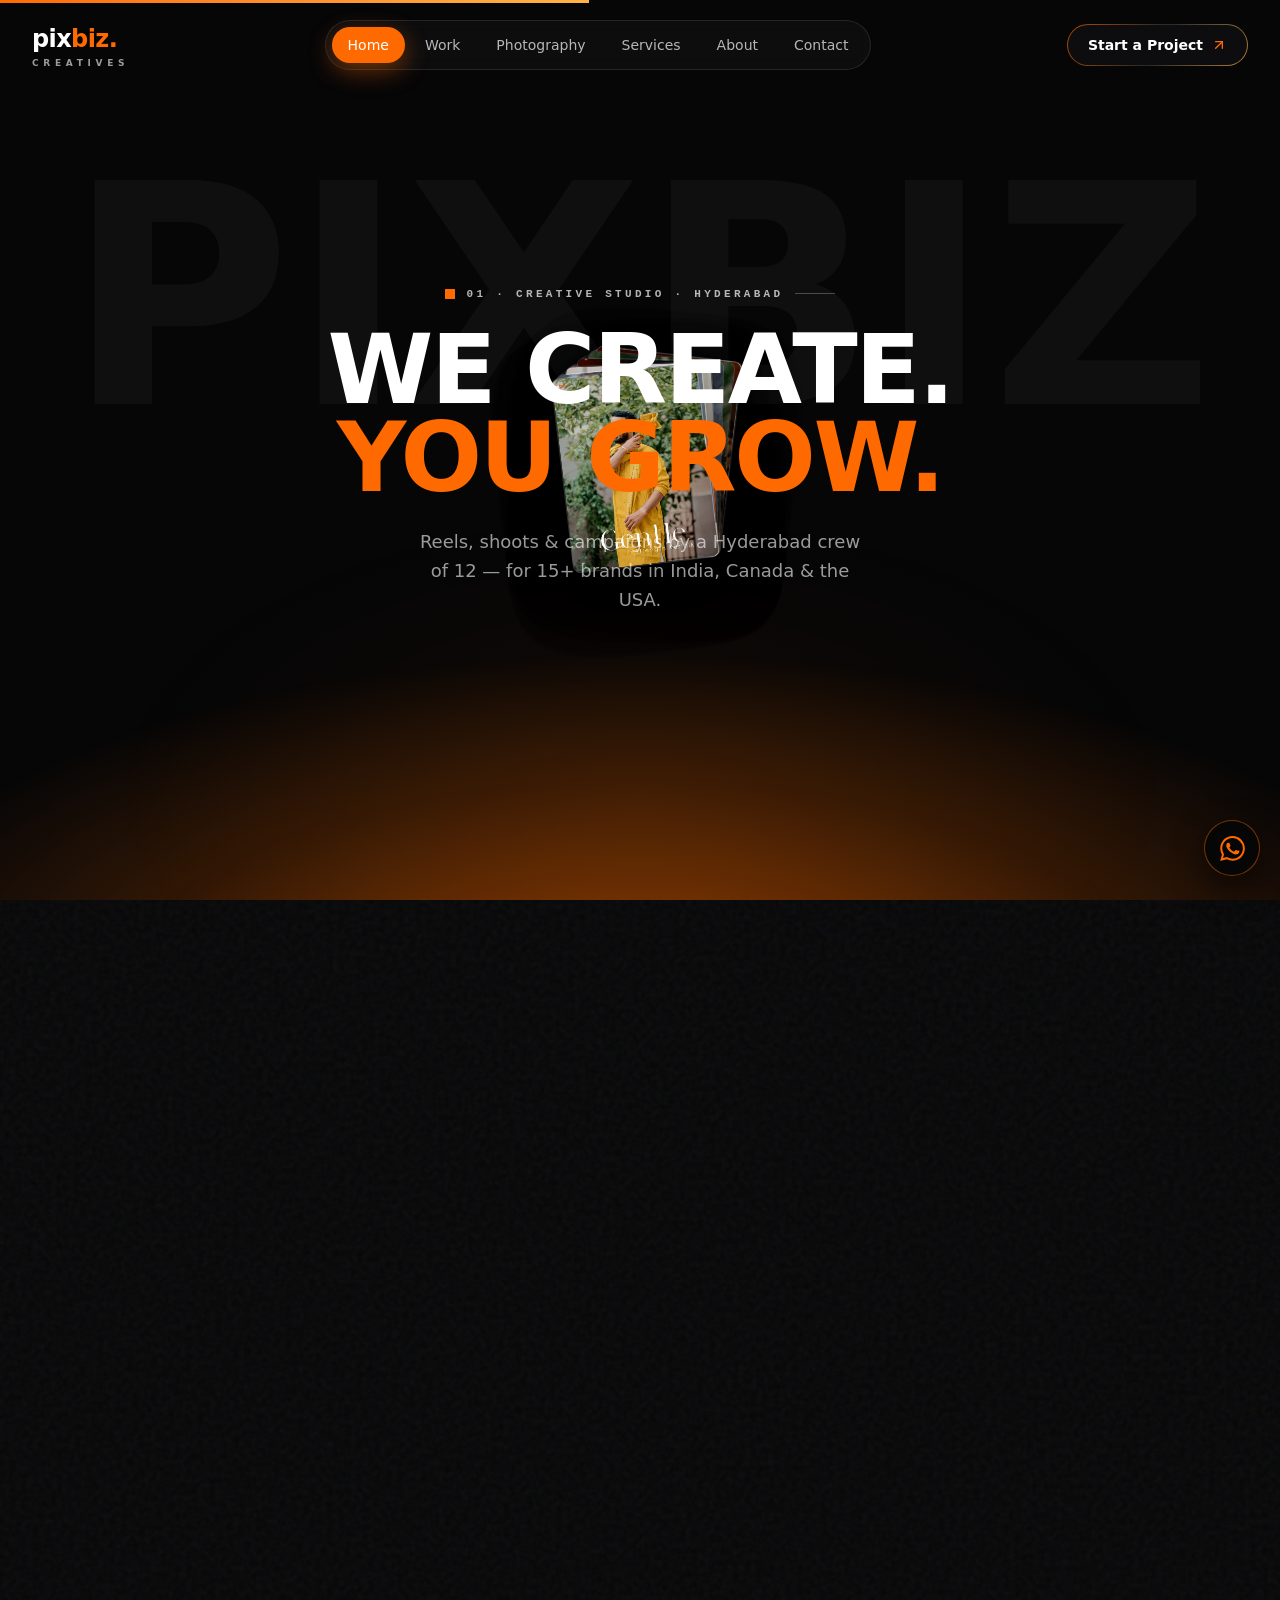
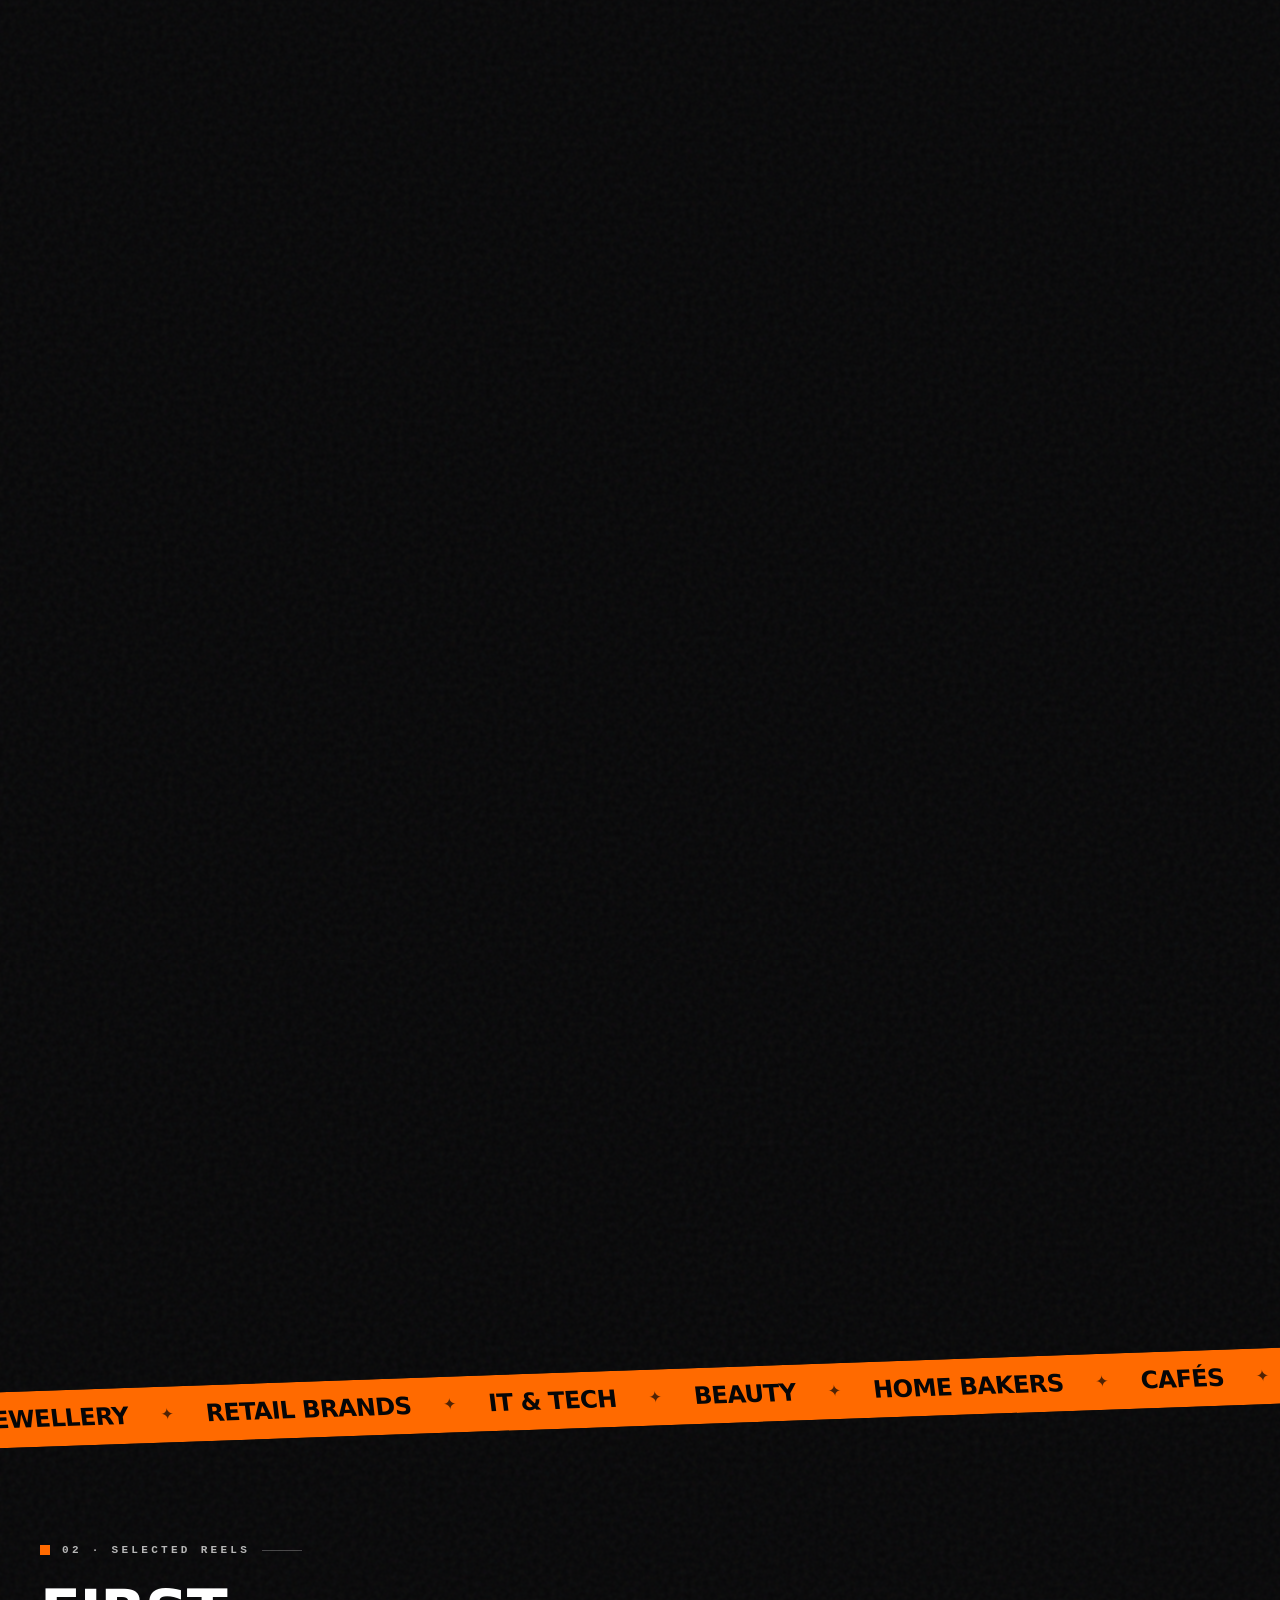
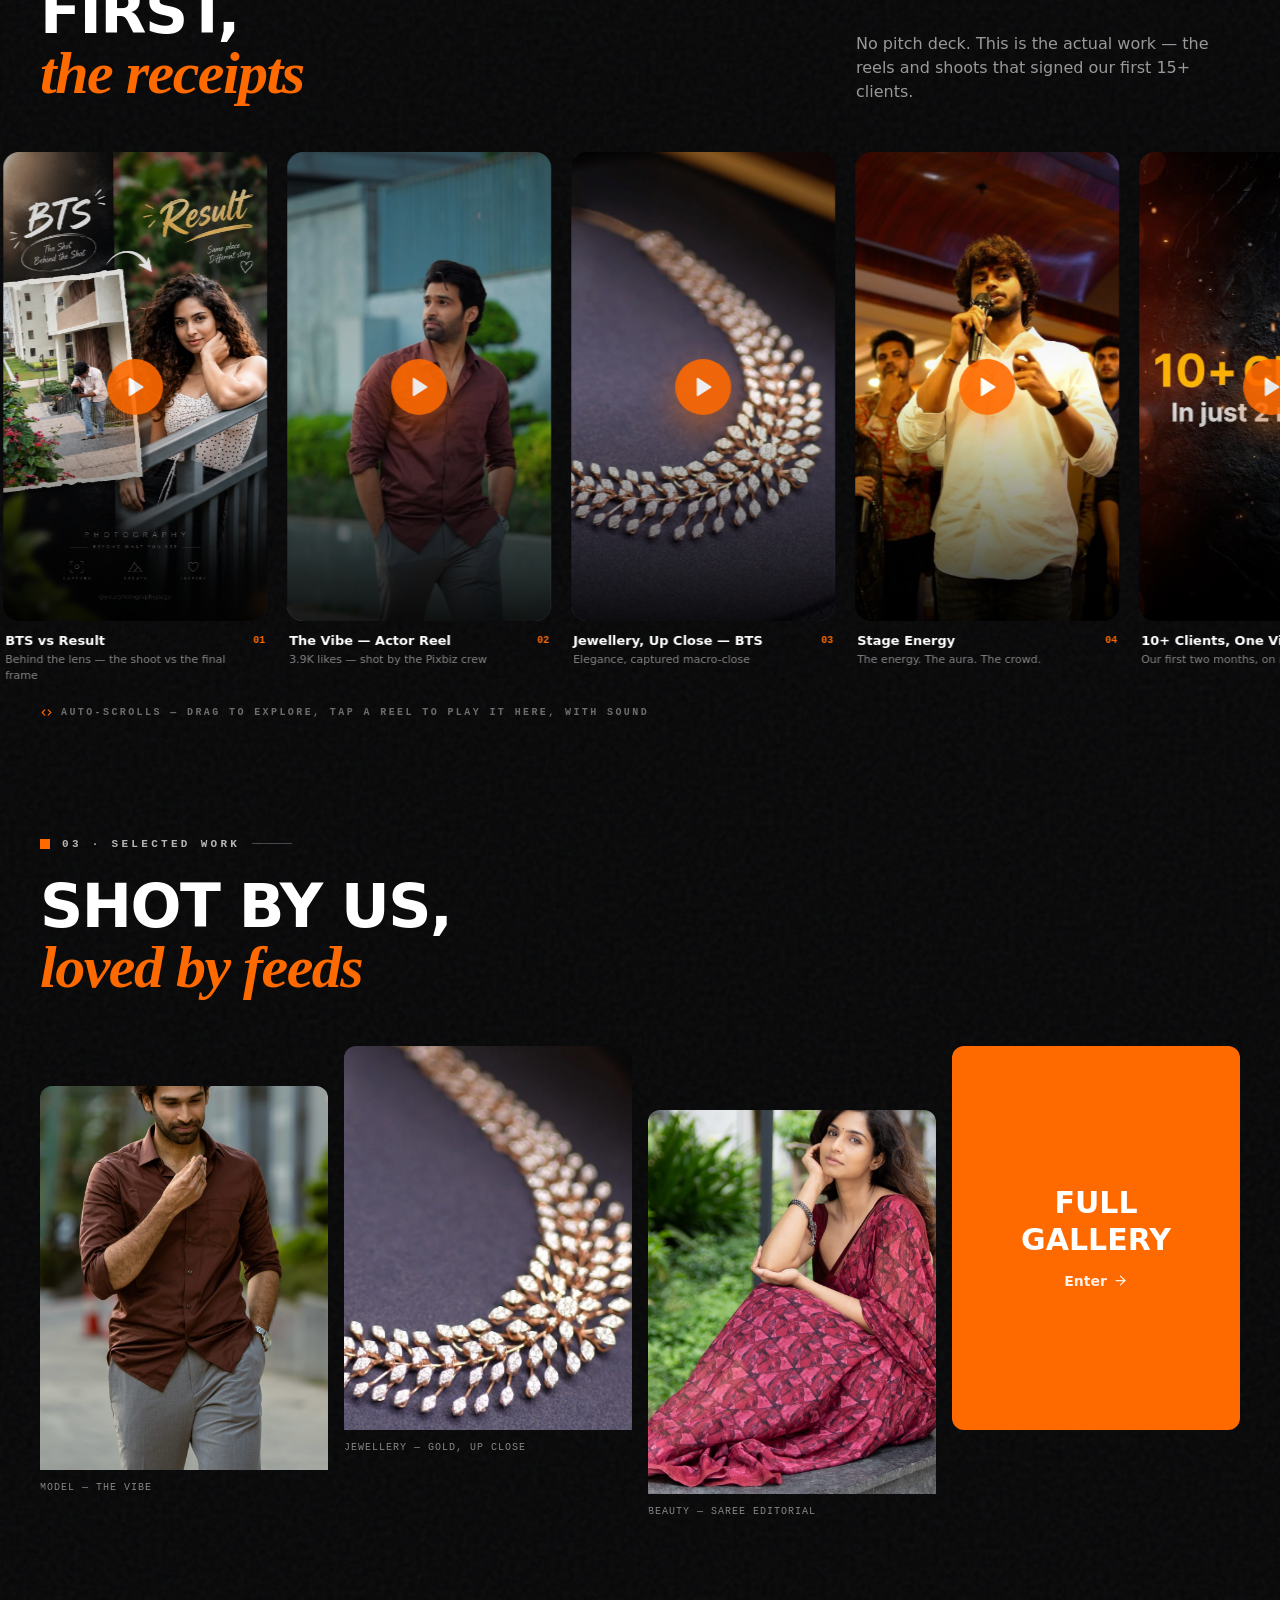
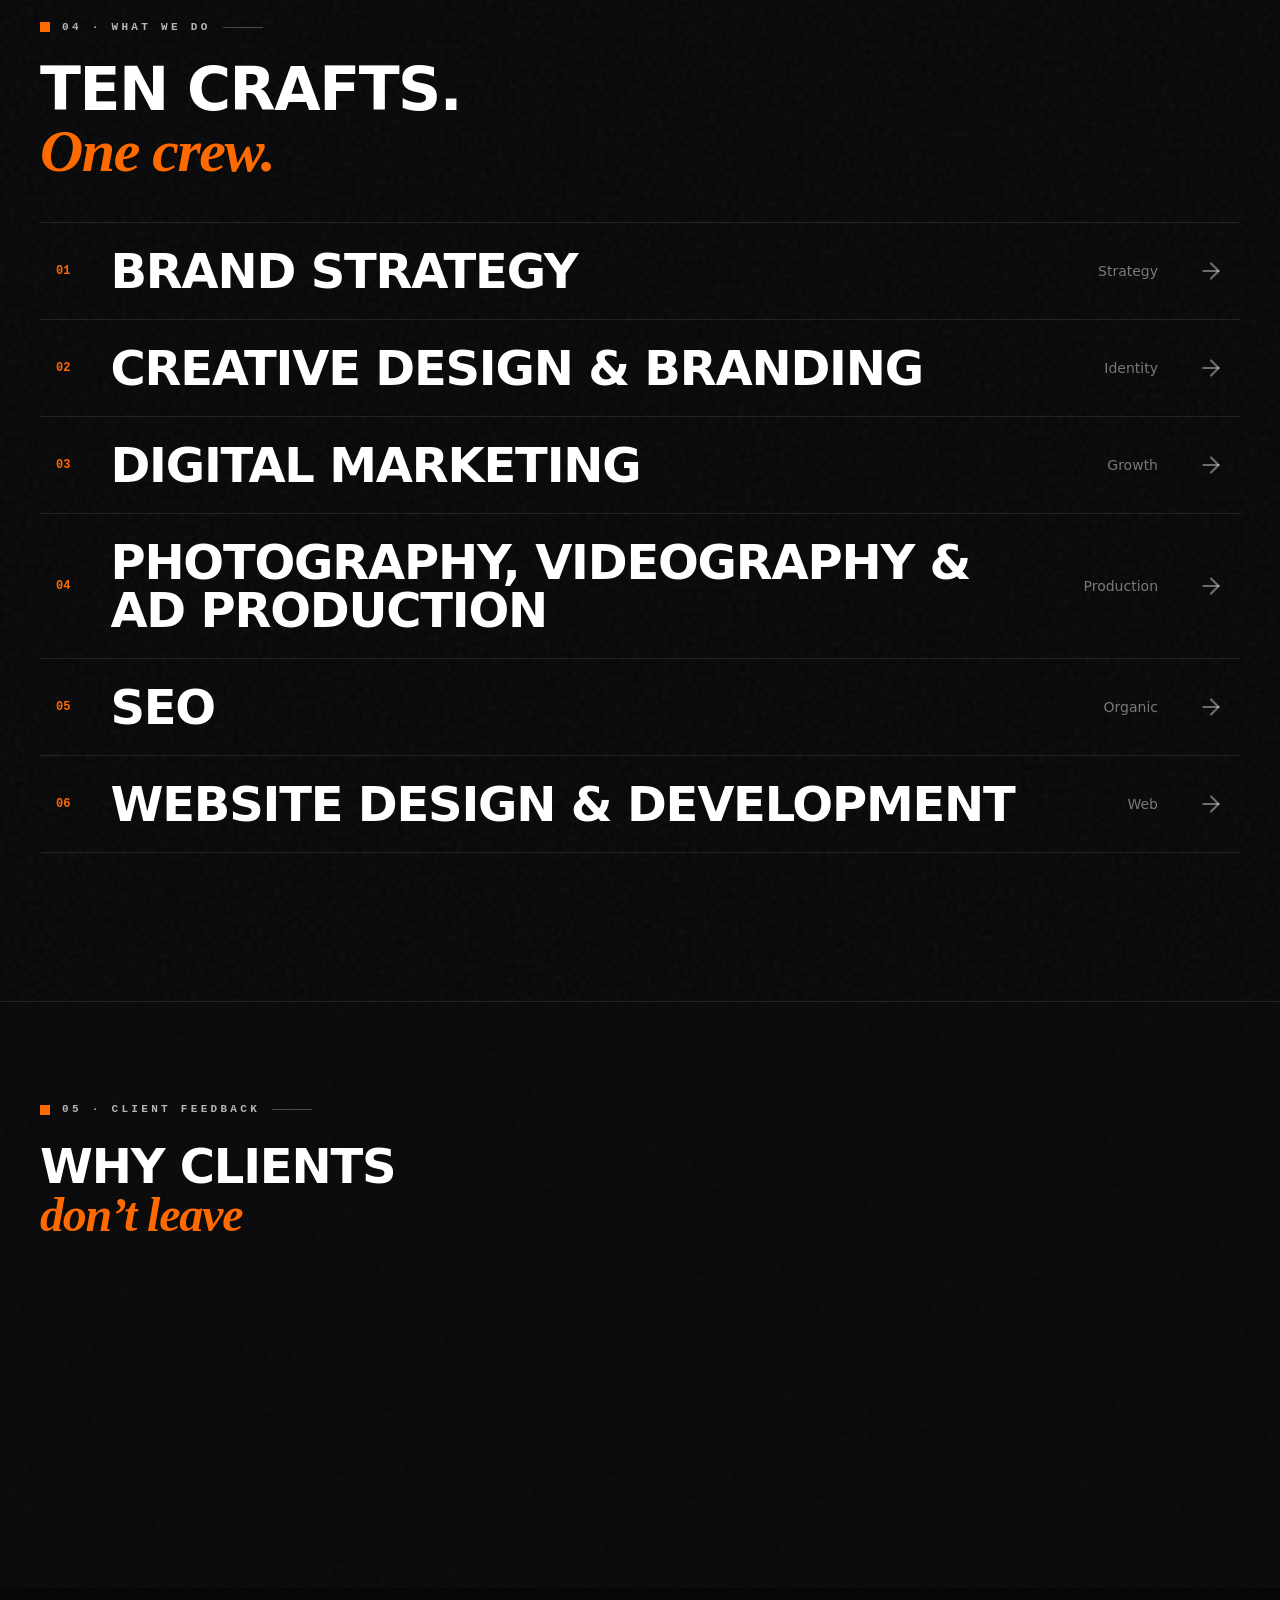
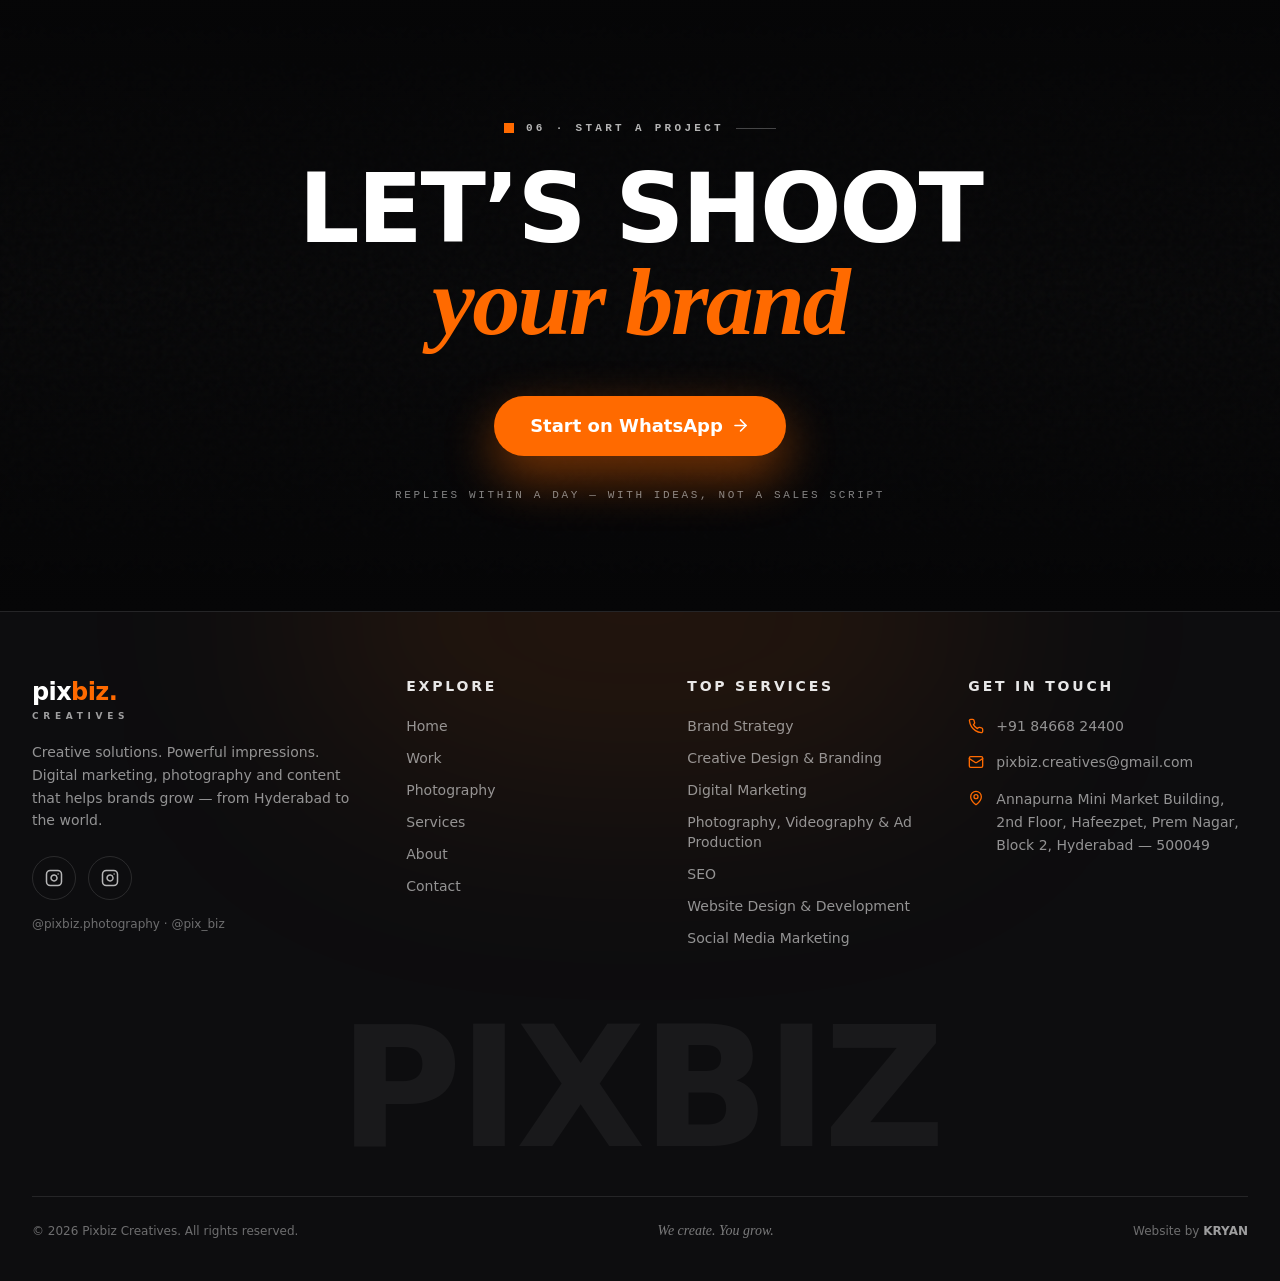
<file: index.html>
<!doctype html>
<html lang="en">
  <head>
    <!-- PIXBIZ-V5.20-ORBIT-PROCESS -->
    <meta charset="UTF-8" />
    <meta name="viewport" content="width=device-width, initial-scale=1.0" />
    <title>Pixbiz Creatives — Digital Marketing, Photography & Content Agency, Hyderabad</title>
    <meta name="description" content="Reels, shoots and campaigns for 15+ brands across India, Canada & the USA. SEO, Meta Ads, Google Ads, photography, model shoots, branding — one in-house team of 12." />
    <link rel="icon" type="image/svg+xml" href="./favicon.svg" />
    <meta property="og:type" content="website" />
    <meta property="og:site_name" content="Pixbiz Creatives" />
    <meta property="og:title" content="Pixbiz Creatives — Digital Marketing, Photography & Content Agency, Hyderabad" />
    <meta property="og:description" content="Reels, shoots and campaigns for 15+ brands across India, Canada & the USA. SEO, Meta Ads, Google Ads, photography, model shoots, branding — one in-house team of 12." />
    <meta property="og:image" content="./assets/img/shoot-model.jpg" />
    <meta name="twitter:card" content="summary_large_image" />
    <meta name="twitter:title" content="Pixbiz Creatives — Digital Marketing, Photography & Content Agency, Hyderabad" />
    <meta name="twitter:description" content="Reels, shoots and campaigns for 15+ brands across India, Canada & the USA. SEO, Meta Ads, Google Ads, photography, model shoots, branding — one in-house team of 12." />
    <meta name="twitter:image" content="./assets/img/shoot-model.jpg" />
    <meta name="theme-color" content="#060607" />
    <script type="application/ld+json">{"@context":"https://schema.org","@type":"LocalBusiness","name":"Pixbiz Creatives","description":"Digital marketing, photography and content agency in Hyderabad — SEO, Meta Ads, Google Ads, model shoots, reels, branding and campaigns.","email":"pixbiz.creatives@gmail.com","telephone":"+91-8466824400","address":{"@type":"PostalAddress","streetAddress":"Annapurna Mini Market Building, 2nd Floor, Hafeezpet, Prem Nagar, Block 2","addressLocality":"Hyderabad","postalCode":"500049","addressCountry":"IN"},"url":"https://pixbizcreatives.com/","sameAs":["https://www.instagram.com/pixbiz.photography","https://www.instagram.com/pix_biz"],"employee":{"@type":"QuantitativeValue","value":12},"areaServed":["IN","CA","US"]}</script>
    <script type="module" crossorigin src="./assets/main-DYqUD7DA.js"></script>
    <link rel="modulepreload" crossorigin href="./assets/Shell-CFTPEB36.js">
    <link rel="modulepreload" crossorigin href="./assets/ReelRail-CrvJnk3e.js">
    <link rel="modulepreload" crossorigin href="./assets/use-animation-frame-vl5VVCCL.js">
    <link rel="modulepreload" crossorigin href="./assets/arrow-right-D3F_ANvx.js">
    <link rel="stylesheet" crossorigin href="./assets/Shell-z09XB1RK.css">
  </head>
  <body>
    <div id="root"></div>
  </body>
</html>
</file>
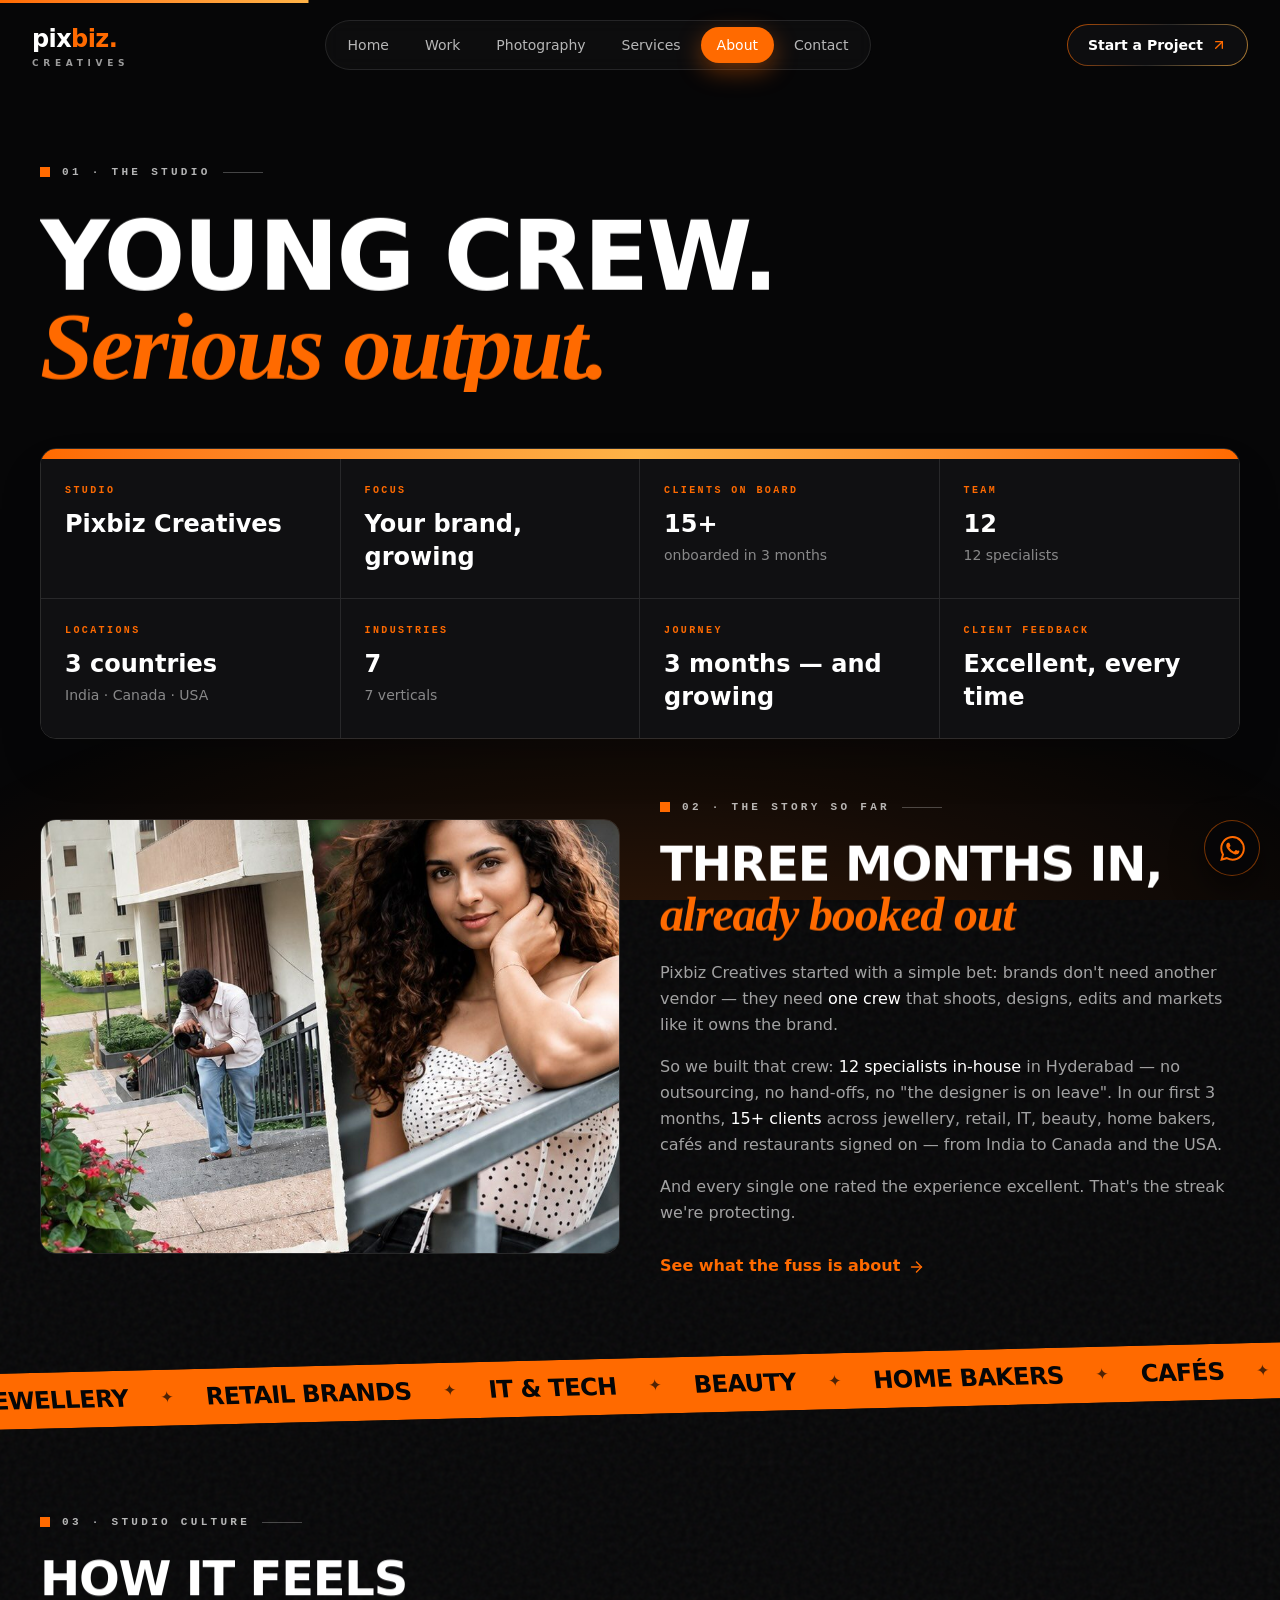
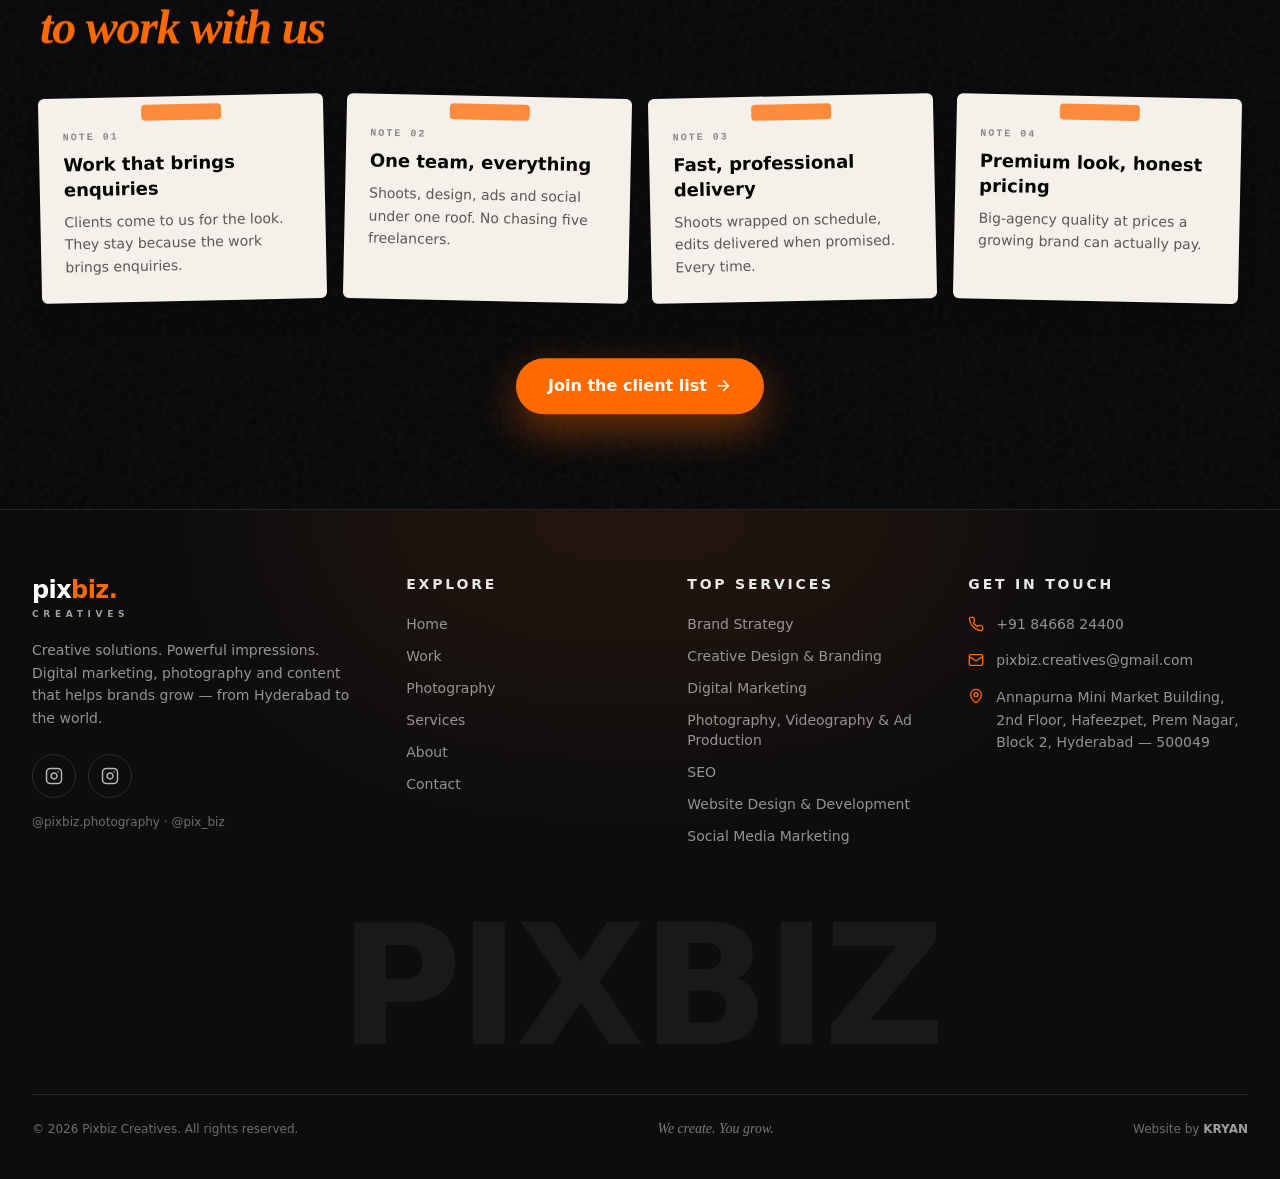
<file: about.html>
<!doctype html>
<html lang="en">
  <head>
    <!-- PIXBIZ-V5.20-ORBIT-PROCESS -->
    <meta charset="UTF-8" />
    <meta name="viewport" content="width=device-width, initial-scale=1.0" />
    <title>About Pixbiz Creatives — 15+ Clients, Team of 12, India · Canada · USA</title>
    <meta name="description" content="A young Hyderabad agency with 15+ clients across India, Canada and the USA, a 12-member in-house team, and excellent client feedback." />
    <link rel="icon" type="image/svg+xml" href="./favicon.svg" />
    <meta property="og:type" content="website" />
    <meta property="og:site_name" content="Pixbiz Creatives" />
    <meta property="og:title" content="About Pixbiz Creatives — 15+ Clients, Team of 12, India · Canada · USA" />
    <meta property="og:description" content="A young Hyderabad agency with 15+ clients across India, Canada and the USA, a 12-member in-house team, and excellent client feedback." />
    <meta property="og:image" content="./assets/img/shoot-model.jpg" />
    <meta name="twitter:card" content="summary_large_image" />
    <meta name="twitter:title" content="About Pixbiz Creatives — 15+ Clients, Team of 12, India · Canada · USA" />
    <meta name="twitter:description" content="A young Hyderabad agency with 15+ clients across India, Canada and the USA, a 12-member in-house team, and excellent client feedback." />
    <meta name="twitter:image" content="./assets/img/shoot-model.jpg" />
    <meta name="theme-color" content="#060607" />
    <script type="application/ld+json">{"@context":"https://schema.org","@type":"LocalBusiness","name":"Pixbiz Creatives","description":"Digital marketing, photography and content agency in Hyderabad — SEO, Meta Ads, Google Ads, model shoots, reels, branding and campaigns.","email":"pixbiz.creatives@gmail.com","telephone":"+91-8466824400","address":{"@type":"PostalAddress","streetAddress":"Annapurna Mini Market Building, 2nd Floor, Hafeezpet, Prem Nagar, Block 2","addressLocality":"Hyderabad","postalCode":"500049","addressCountry":"IN"},"url":"https://pixbizcreatives.com/","sameAs":["https://www.instagram.com/pixbiz.photography","https://www.instagram.com/pix_biz"],"employee":{"@type":"QuantitativeValue","value":12},"areaServed":["IN","CA","US"]}</script>
    <script type="module" crossorigin src="./assets/about-QQo371r-.js"></script>
    <link rel="modulepreload" crossorigin href="./assets/Shell-CFTPEB36.js">
    <link rel="modulepreload" crossorigin href="./assets/arrow-right-D3F_ANvx.js">
    <link rel="stylesheet" crossorigin href="./assets/Shell-z09XB1RK.css">
  </head>
  <body>
    <div id="root"></div>
  </body>
</html>
</file>
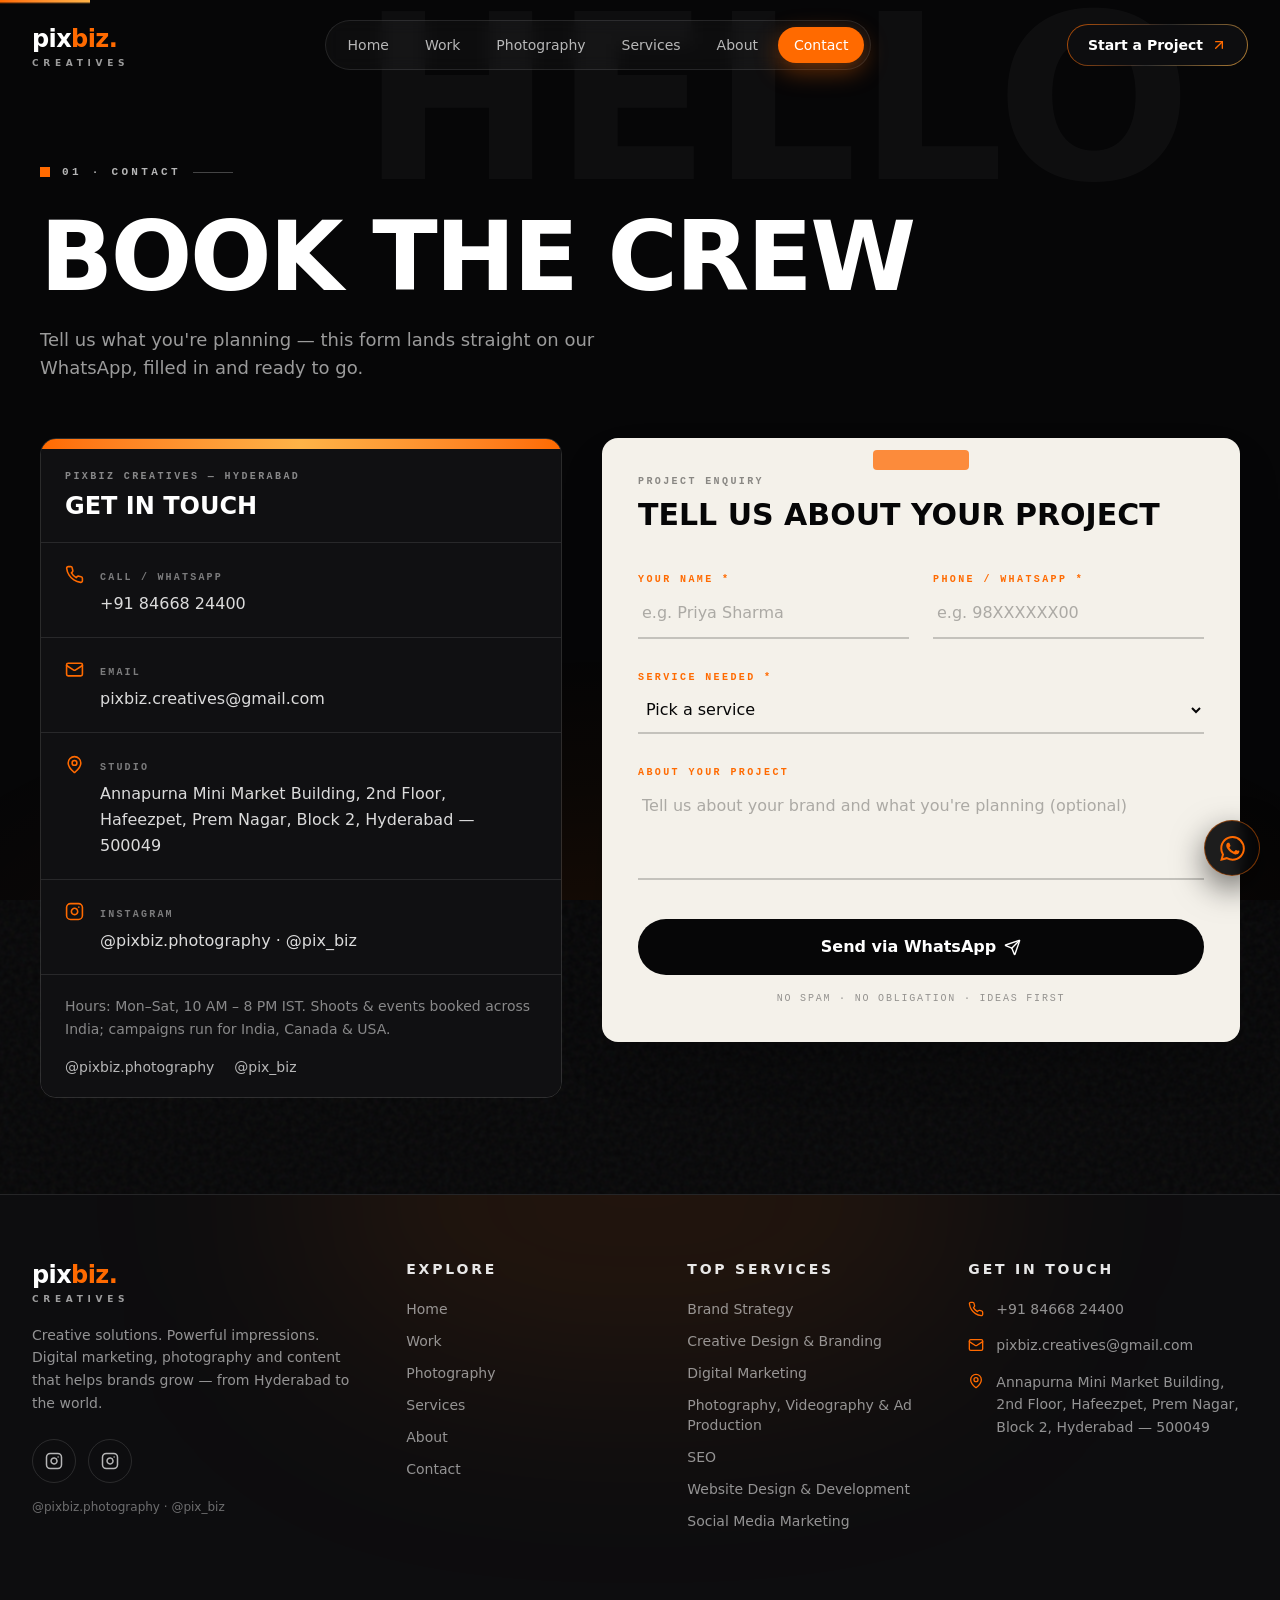
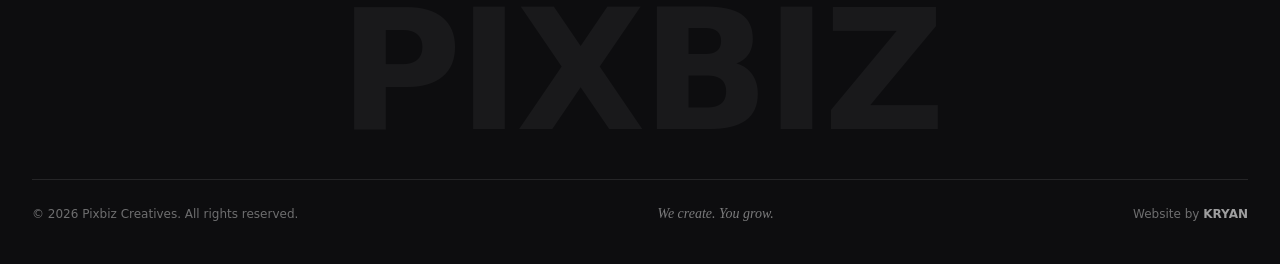
<file: contact.html>
<!doctype html>
<html lang="en">
  <head>
    <!-- PIXBIZ-V5.20-ORBIT-PROCESS -->
    <meta charset="UTF-8" />
    <meta name="viewport" content="width=device-width, initial-scale=1.0" />
    <title>Contact Pixbiz Creatives — Start a Project | Hyderabad</title>
    <meta name="description" content="Start a project with Pixbiz Creatives: call +91 84668 24400, email pixbiz.creatives@gmail.com, or send a WhatsApp enquiry. Studio in Hafeezpet, Hyderabad." />
    <link rel="icon" type="image/svg+xml" href="./favicon.svg" />
    <meta property="og:type" content="website" />
    <meta property="og:site_name" content="Pixbiz Creatives" />
    <meta property="og:title" content="Contact Pixbiz Creatives — Start a Project | Hyderabad" />
    <meta property="og:description" content="Start a project with Pixbiz Creatives: call +91 84668 24400, email pixbiz.creatives@gmail.com, or send a WhatsApp enquiry. Studio in Hafeezpet, Hyderabad." />
    <meta property="og:image" content="./assets/img/shoot-model.jpg" />
    <meta name="twitter:card" content="summary_large_image" />
    <meta name="twitter:title" content="Contact Pixbiz Creatives — Start a Project | Hyderabad" />
    <meta name="twitter:description" content="Start a project with Pixbiz Creatives: call +91 84668 24400, email pixbiz.creatives@gmail.com, or send a WhatsApp enquiry. Studio in Hafeezpet, Hyderabad." />
    <meta name="twitter:image" content="./assets/img/shoot-model.jpg" />
    <meta name="theme-color" content="#060607" />
    
    <script type="module" crossorigin src="./assets/contact-BoVThlMI.js"></script>
    <link rel="modulepreload" crossorigin href="./assets/Shell-CFTPEB36.js">
    <link rel="stylesheet" crossorigin href="./assets/Shell-z09XB1RK.css">
  </head>
  <body>
    <div id="root"></div>
  </body>
</html>
</file>
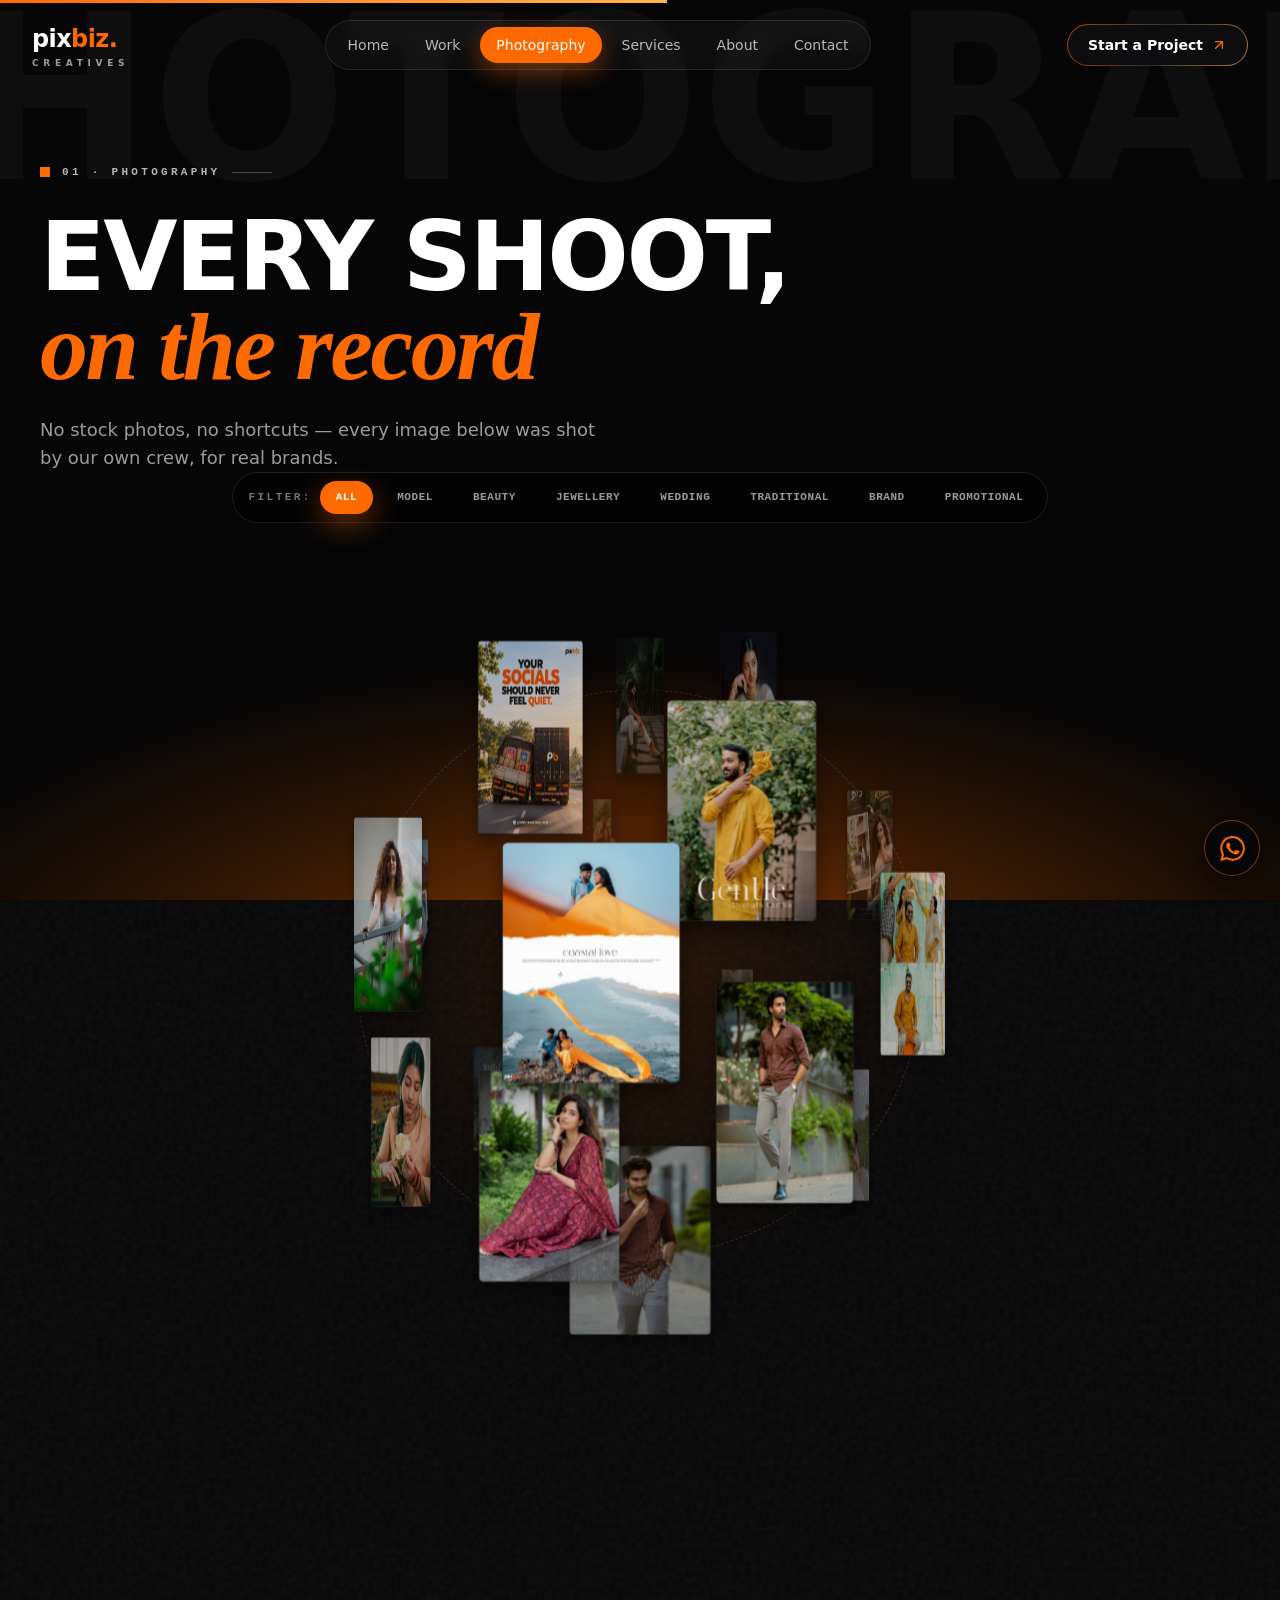
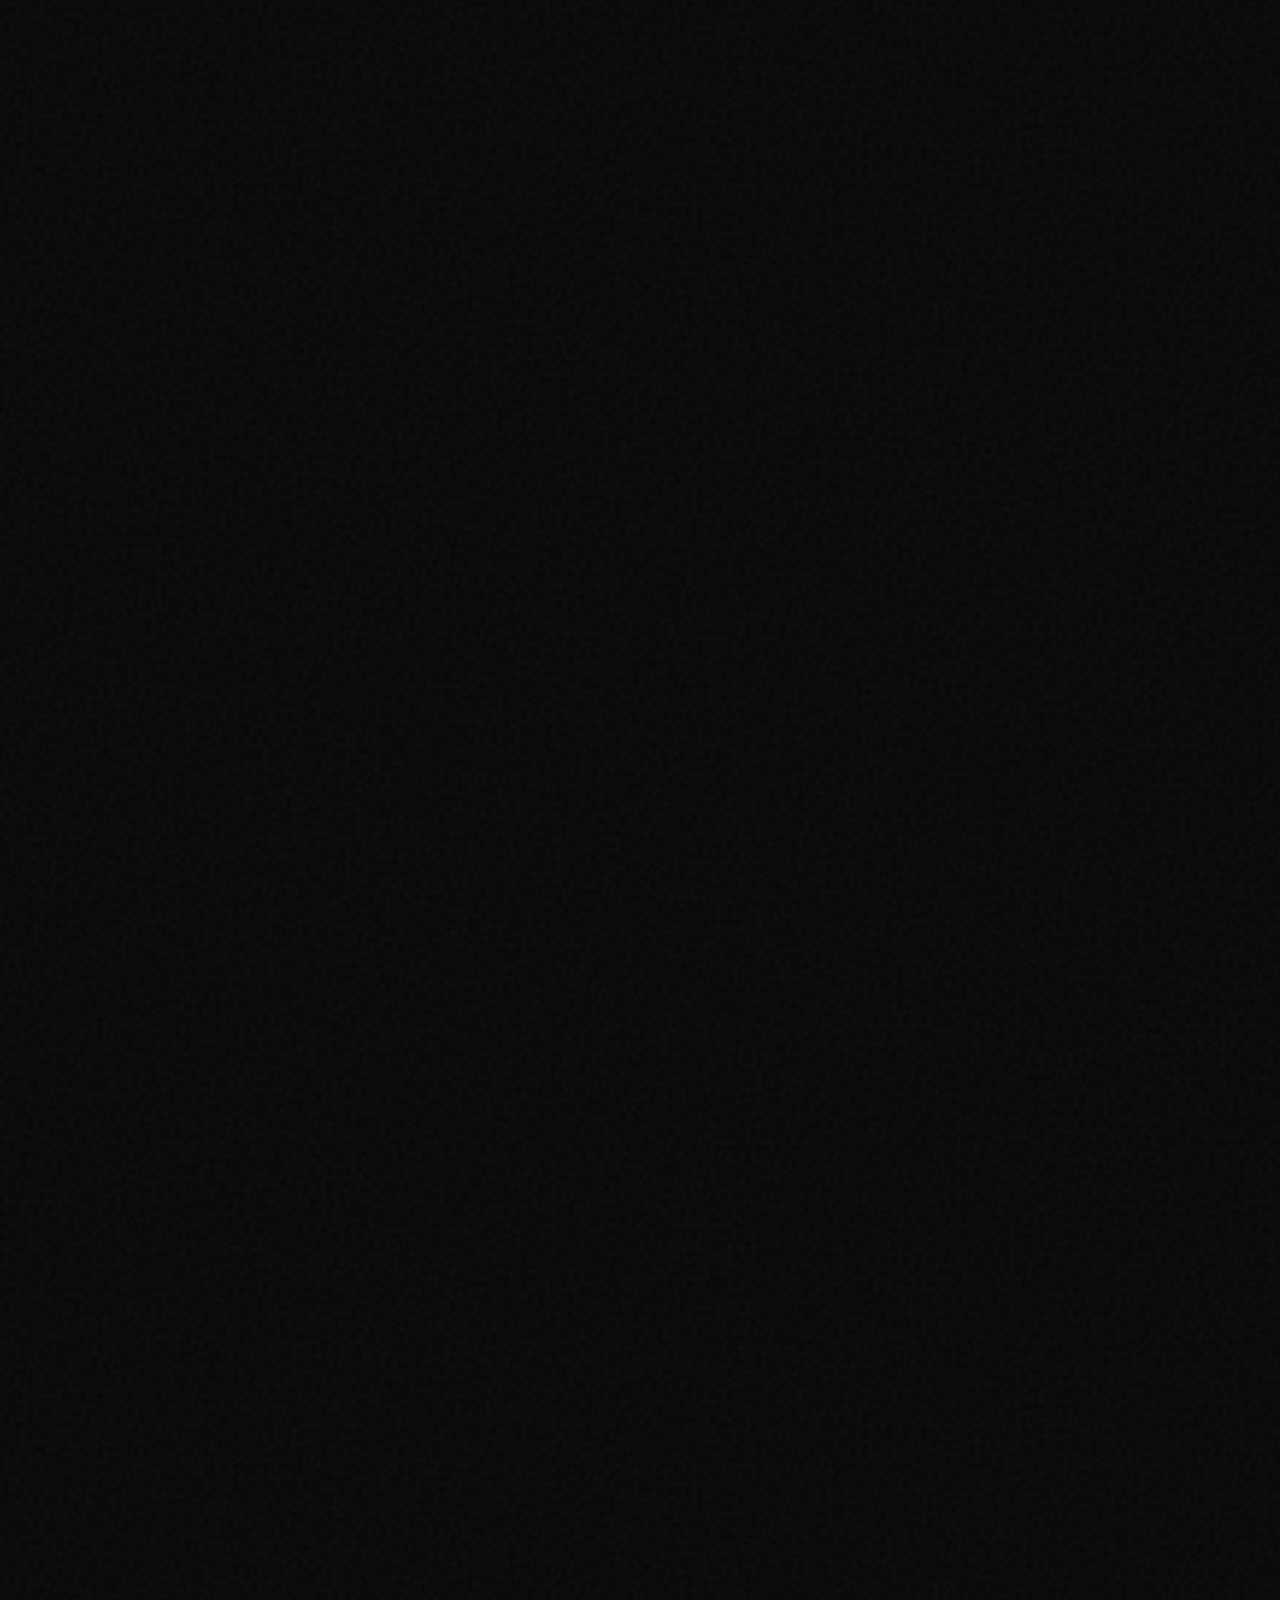
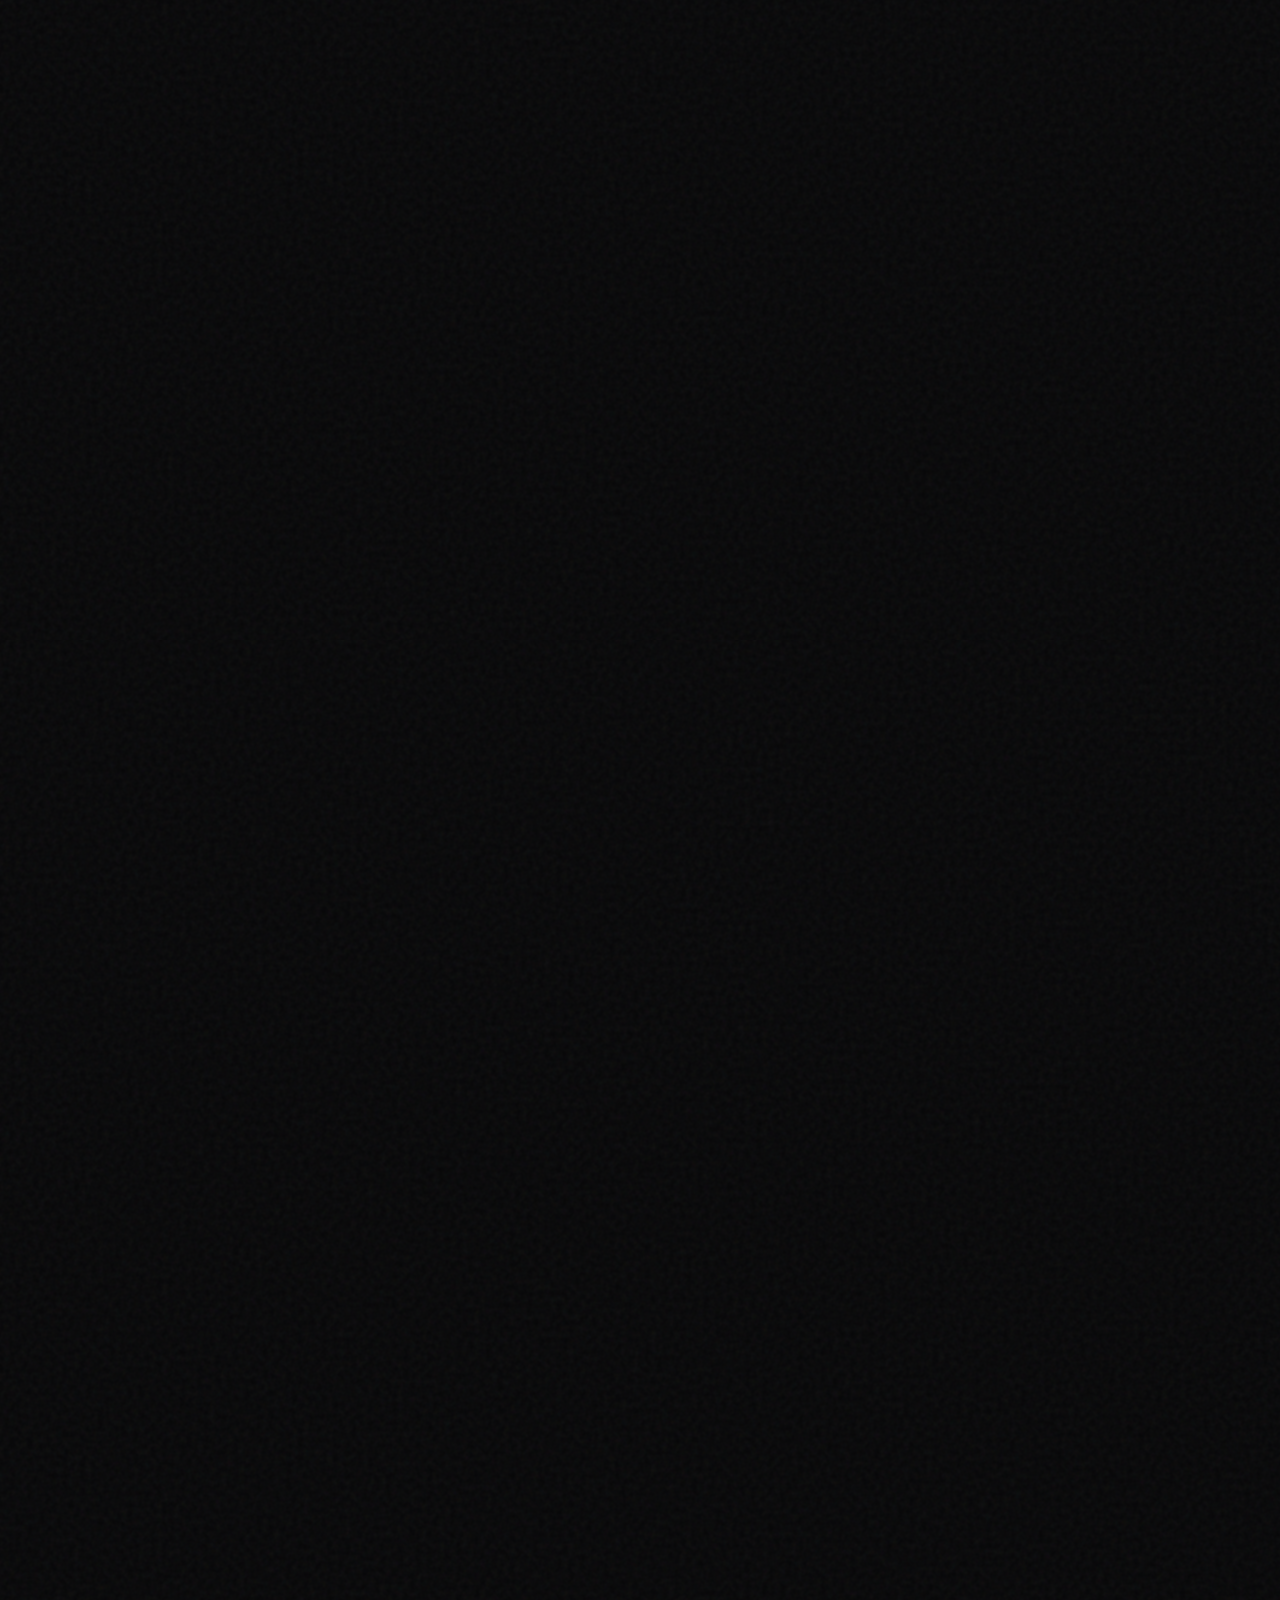
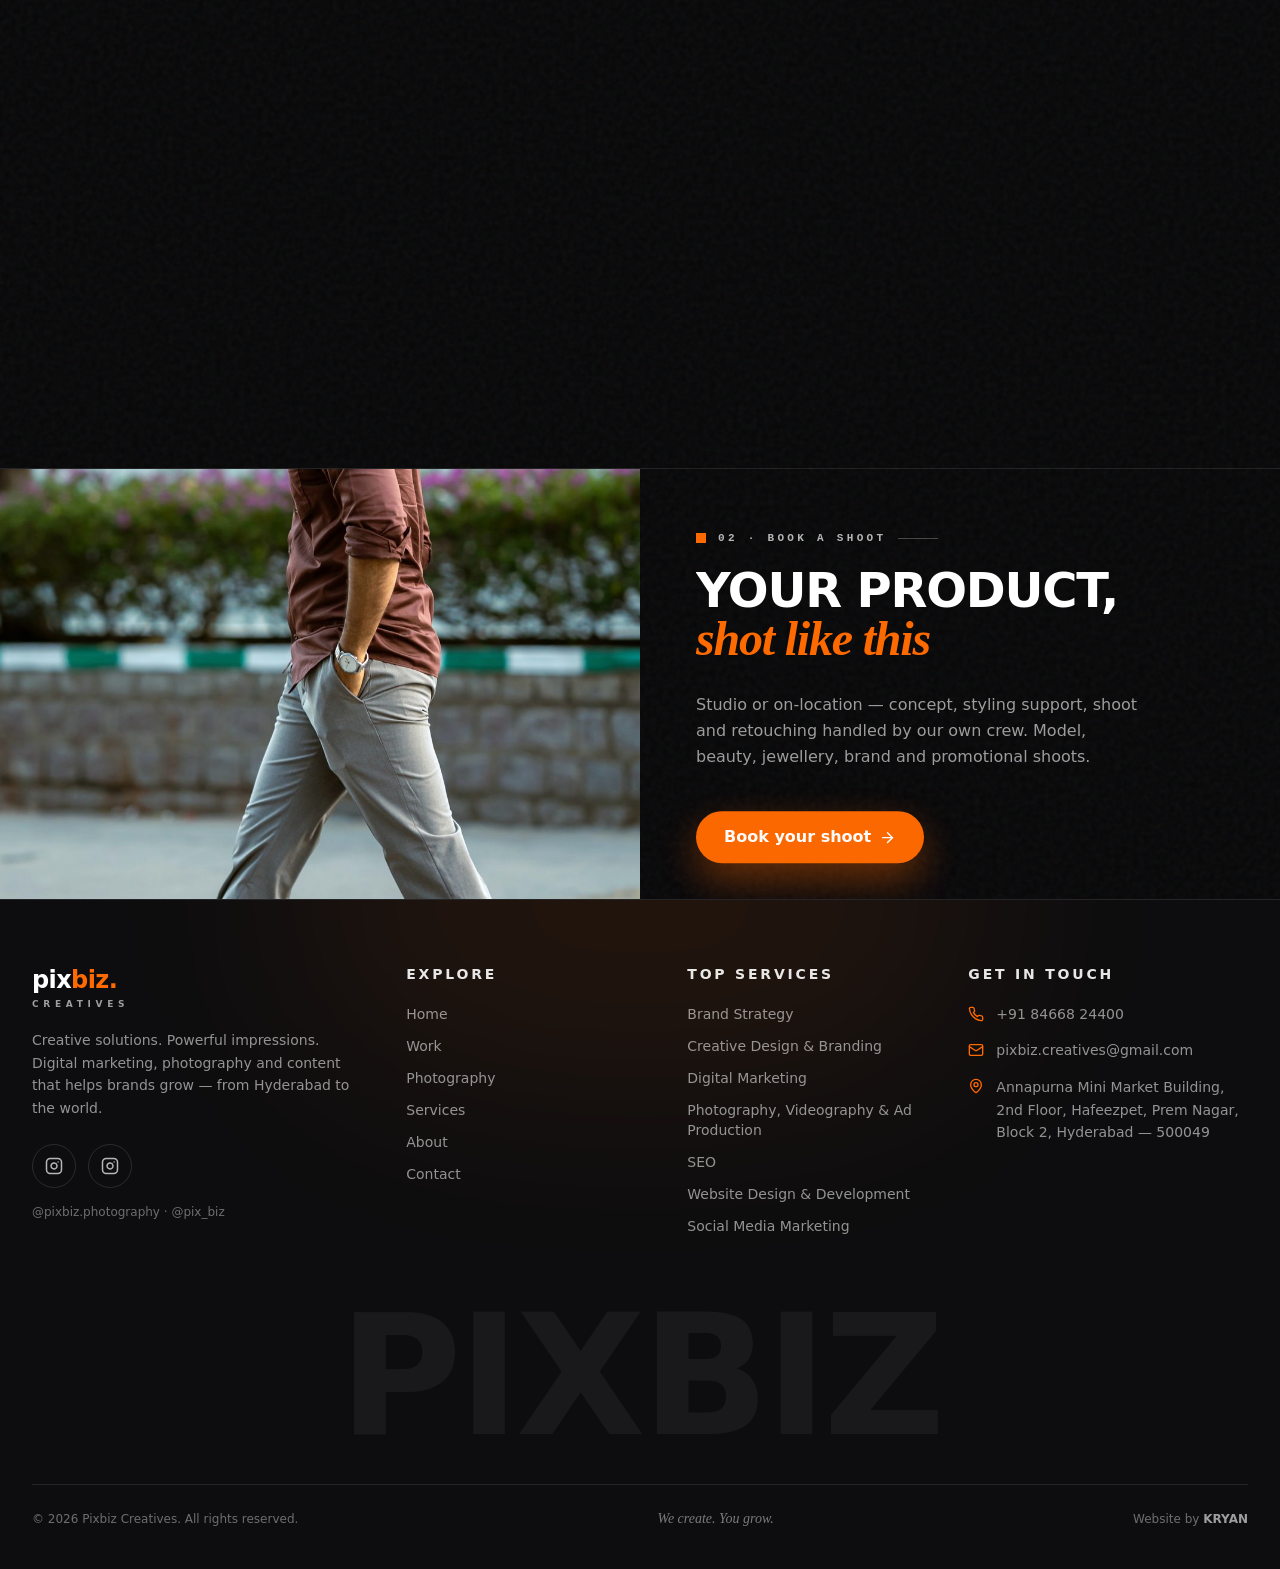
<file: photography.html>
<!doctype html>
<html lang="en">
  <head>
    <!-- PIXBIZ-V5.20-ORBIT-PROCESS -->
    <meta charset="UTF-8" />
    <meta name="viewport" content="width=device-width, initial-scale=1.0" />
    <title>Photography Portfolio — Model, Beauty & Brand Shoots | Pixbiz Creatives</title>
    <meta name="description" content="Model shoots, beauty & makeup shoots, jewellery campaigns, brand and promotional photography by Pixbiz Creatives, Hyderabad." />
    <link rel="icon" type="image/svg+xml" href="./favicon.svg" />
    <meta property="og:type" content="website" />
    <meta property="og:site_name" content="Pixbiz Creatives" />
    <meta property="og:title" content="Photography Portfolio — Model, Beauty & Brand Shoots | Pixbiz Creatives" />
    <meta property="og:description" content="Model shoots, beauty & makeup shoots, jewellery campaigns, brand and promotional photography by Pixbiz Creatives, Hyderabad." />
    <meta property="og:image" content="./assets/img/shoot-model.jpg" />
    <meta name="twitter:card" content="summary_large_image" />
    <meta name="twitter:title" content="Photography Portfolio — Model, Beauty & Brand Shoots | Pixbiz Creatives" />
    <meta name="twitter:description" content="Model shoots, beauty & makeup shoots, jewellery campaigns, brand and promotional photography by Pixbiz Creatives, Hyderabad." />
    <meta name="twitter:image" content="./assets/img/shoot-model.jpg" />
    <meta name="theme-color" content="#060607" />
    
    <script type="module" crossorigin src="./assets/photography-BAbKvtbR.js"></script>
    <link rel="modulepreload" crossorigin href="./assets/Shell-CFTPEB36.js">
    <link rel="modulepreload" crossorigin href="./assets/use-animation-frame-vl5VVCCL.js">
    <link rel="modulepreload" crossorigin href="./assets/arrow-right-D3F_ANvx.js">
    <link rel="stylesheet" crossorigin href="./assets/Shell-z09XB1RK.css">
  </head>
  <body>
    <div id="root"></div>
  </body>
</html>
</file>
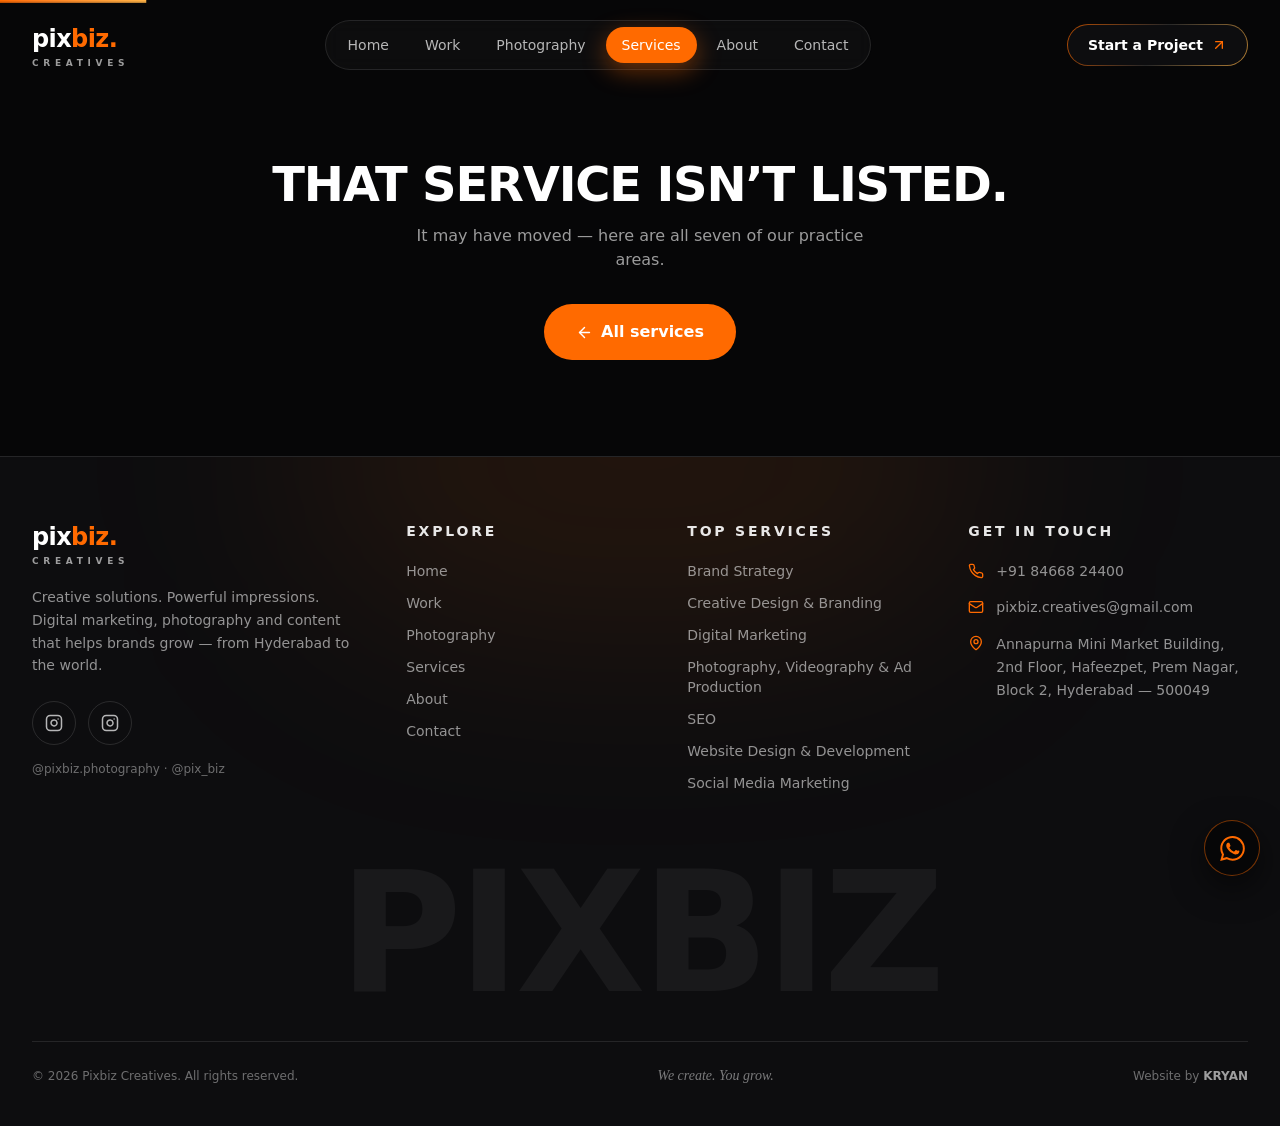
<file: service.html>
<!doctype html>
<html lang="en">
  <head>
    <!-- PIXBIZ-V5.20-ORBIT-PROCESS -->
    <meta charset="UTF-8" />
    <meta name="viewport" content="width=device-width, initial-scale=1.0" />
    <title>Service — Pixbiz Creatives</title>
    <meta name="description" content="Explore Capabilities & Deliverables — everything included in this Pixbiz Creatives service, and how to book it." />
    <link rel="icon" type="image/svg+xml" href="./favicon.svg" />
    <meta property="og:type" content="website" />
    <meta property="og:site_name" content="Pixbiz Creatives" />
    <meta property="og:title" content="Service — Pixbiz Creatives" />
    <meta property="og:description" content="Explore Capabilities & Deliverables — everything included in this Pixbiz Creatives service, and how to book it." />
    <meta property="og:image" content="./assets/img/shoot-model.jpg" />
    <meta name="twitter:card" content="summary_large_image" />
    <meta name="twitter:title" content="Service — Pixbiz Creatives" />
    <meta name="twitter:description" content="Explore Capabilities & Deliverables — everything included in this Pixbiz Creatives service, and how to book it." />
    <meta name="twitter:image" content="./assets/img/shoot-model.jpg" />
    <meta name="theme-color" content="#060607" />
    
    <script type="module" crossorigin src="./assets/service-DZZIu4ZY.js"></script>
    <link rel="modulepreload" crossorigin href="./assets/Shell-CFTPEB36.js">
    <link rel="modulepreload" crossorigin href="./assets/plus-Bosl6TCI.js">
    <link rel="modulepreload" crossorigin href="./assets/arrow-right-D3F_ANvx.js">
    <link rel="stylesheet" crossorigin href="./assets/Shell-z09XB1RK.css">
  </head>
  <body>
    <div id="root"></div>
  </body>
</html>
</file>
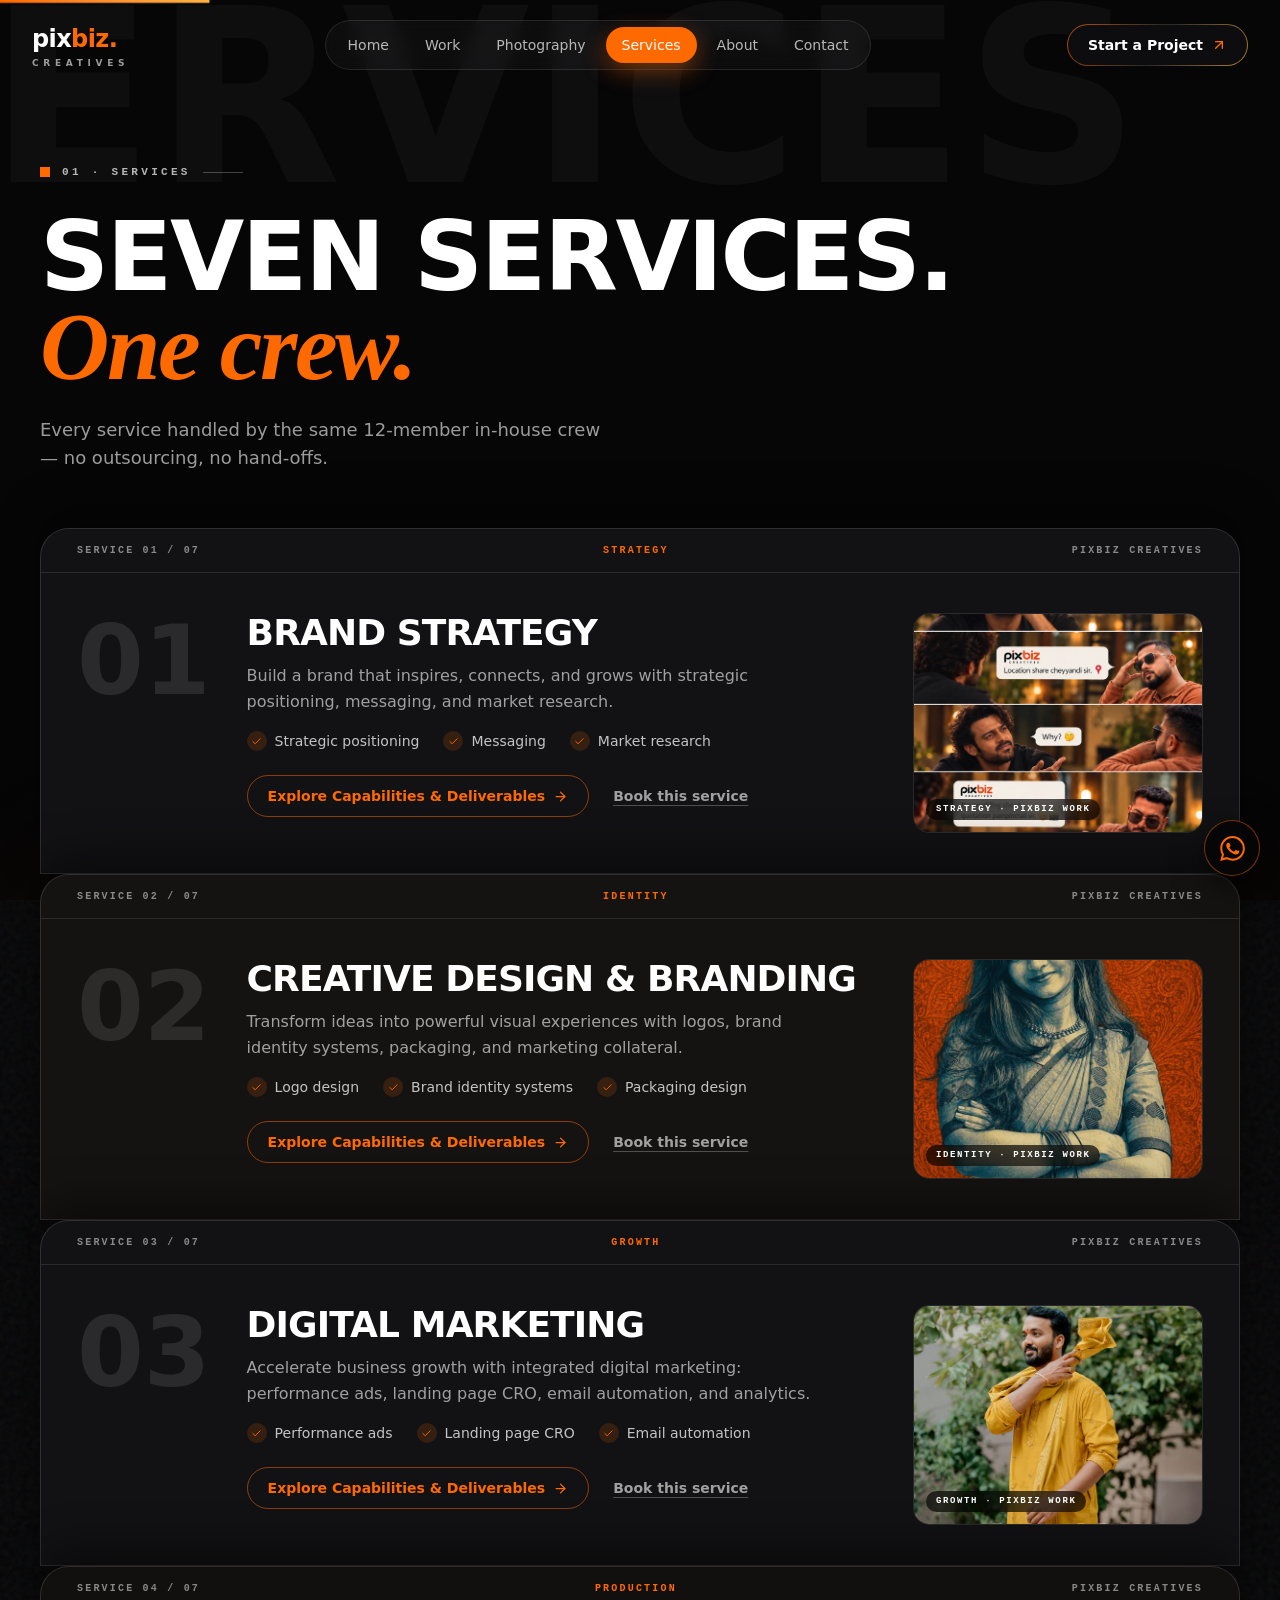
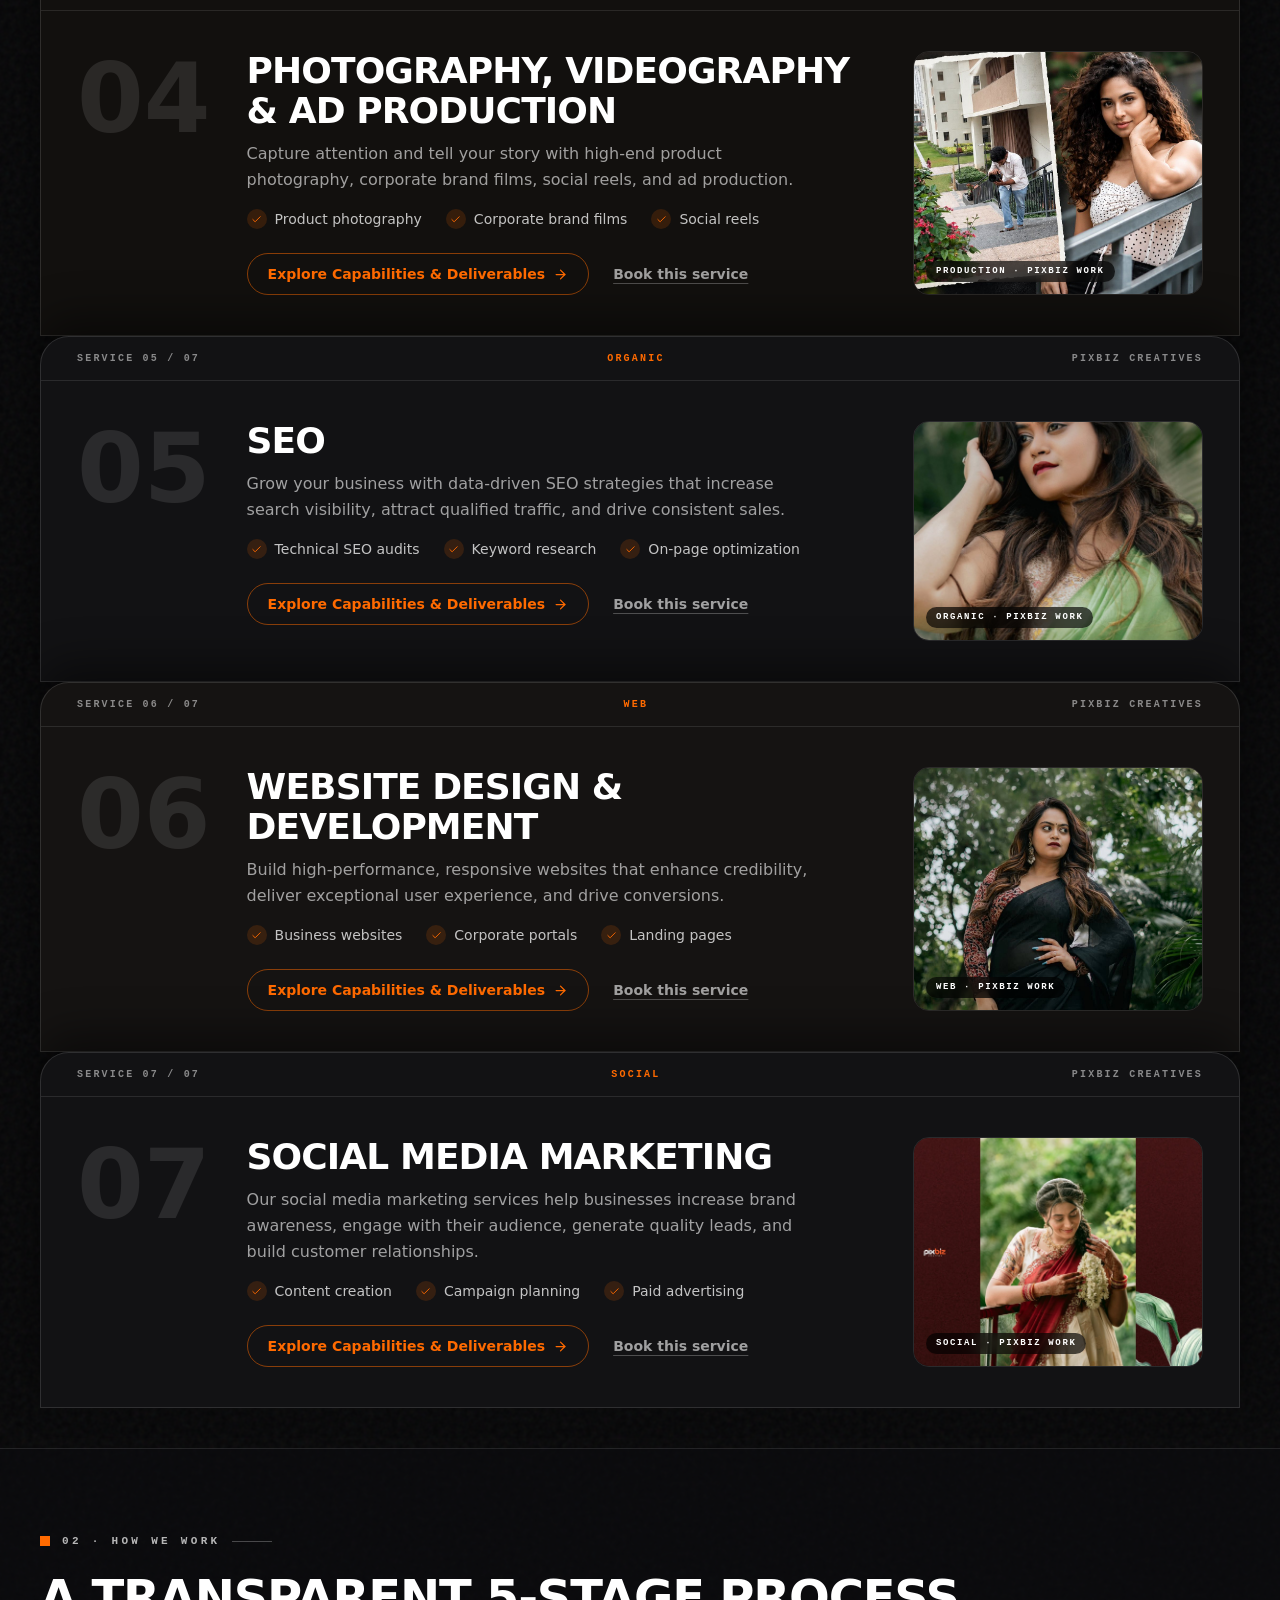
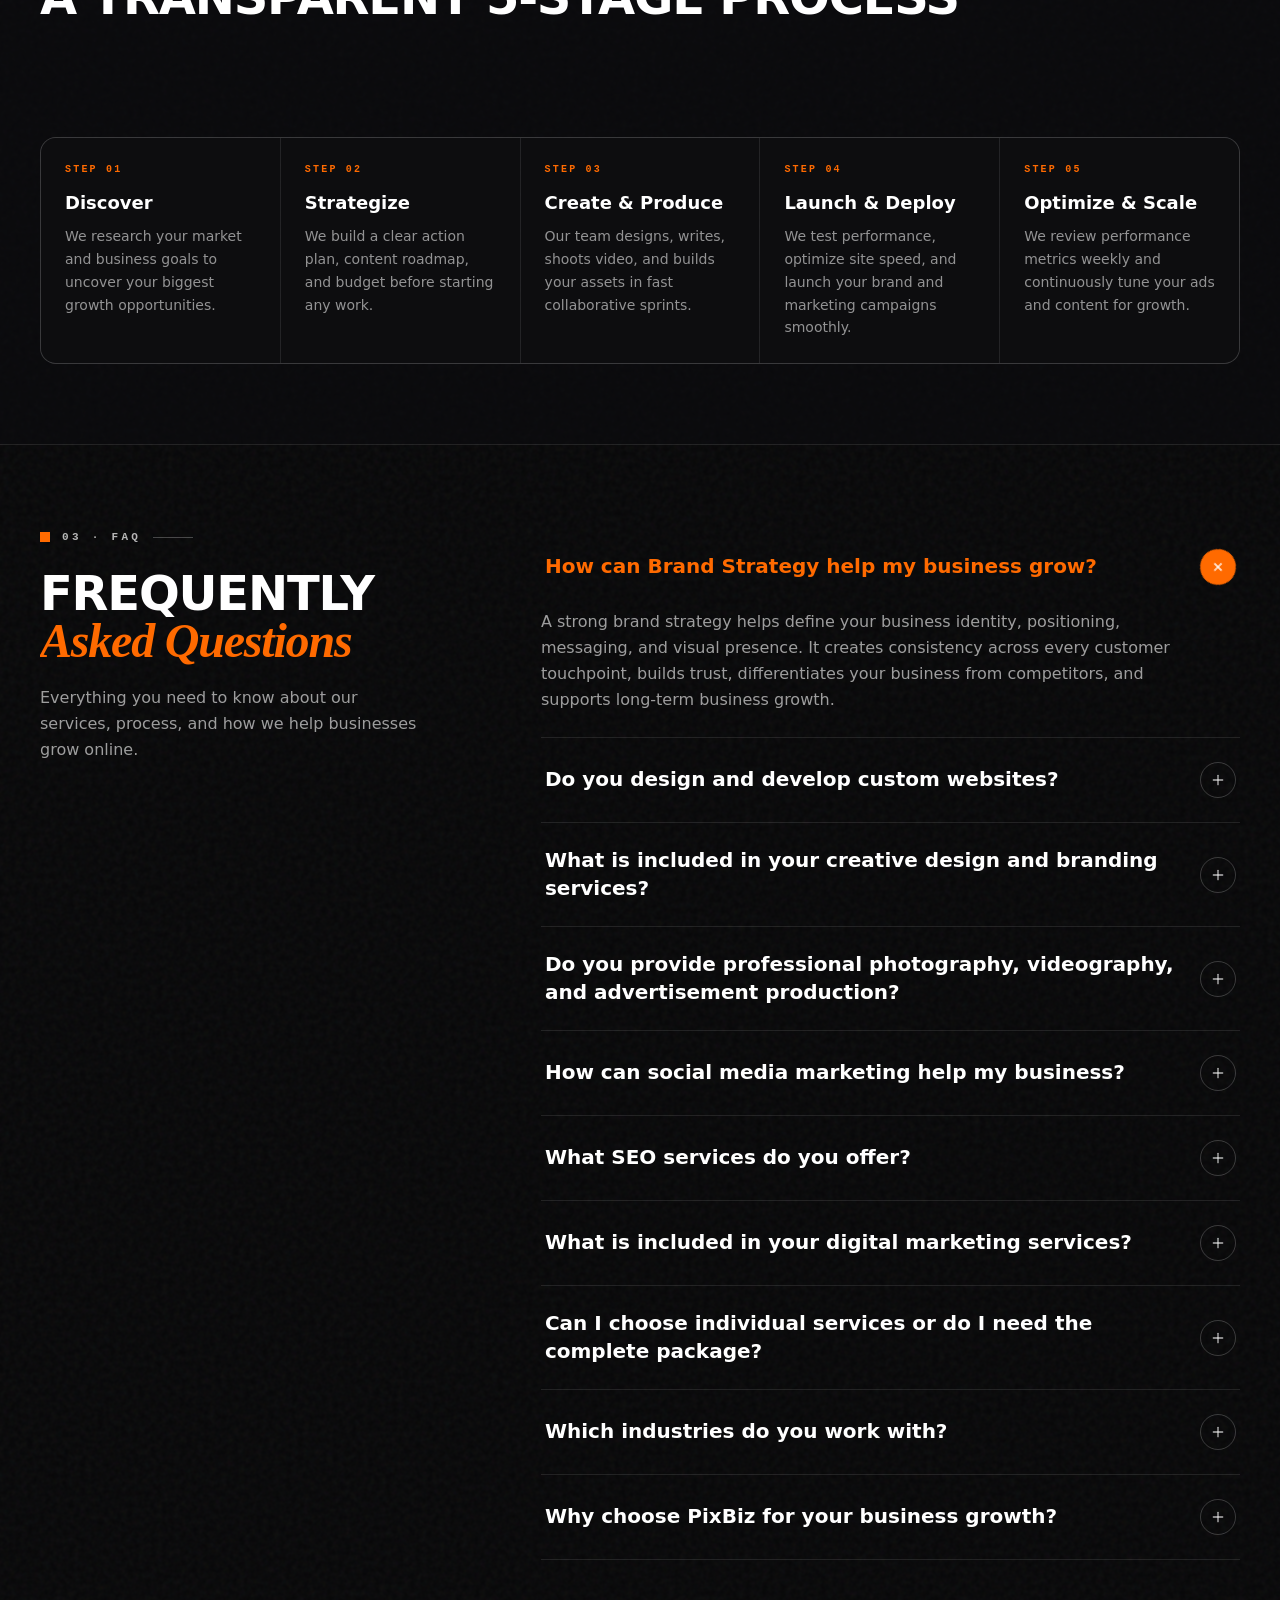
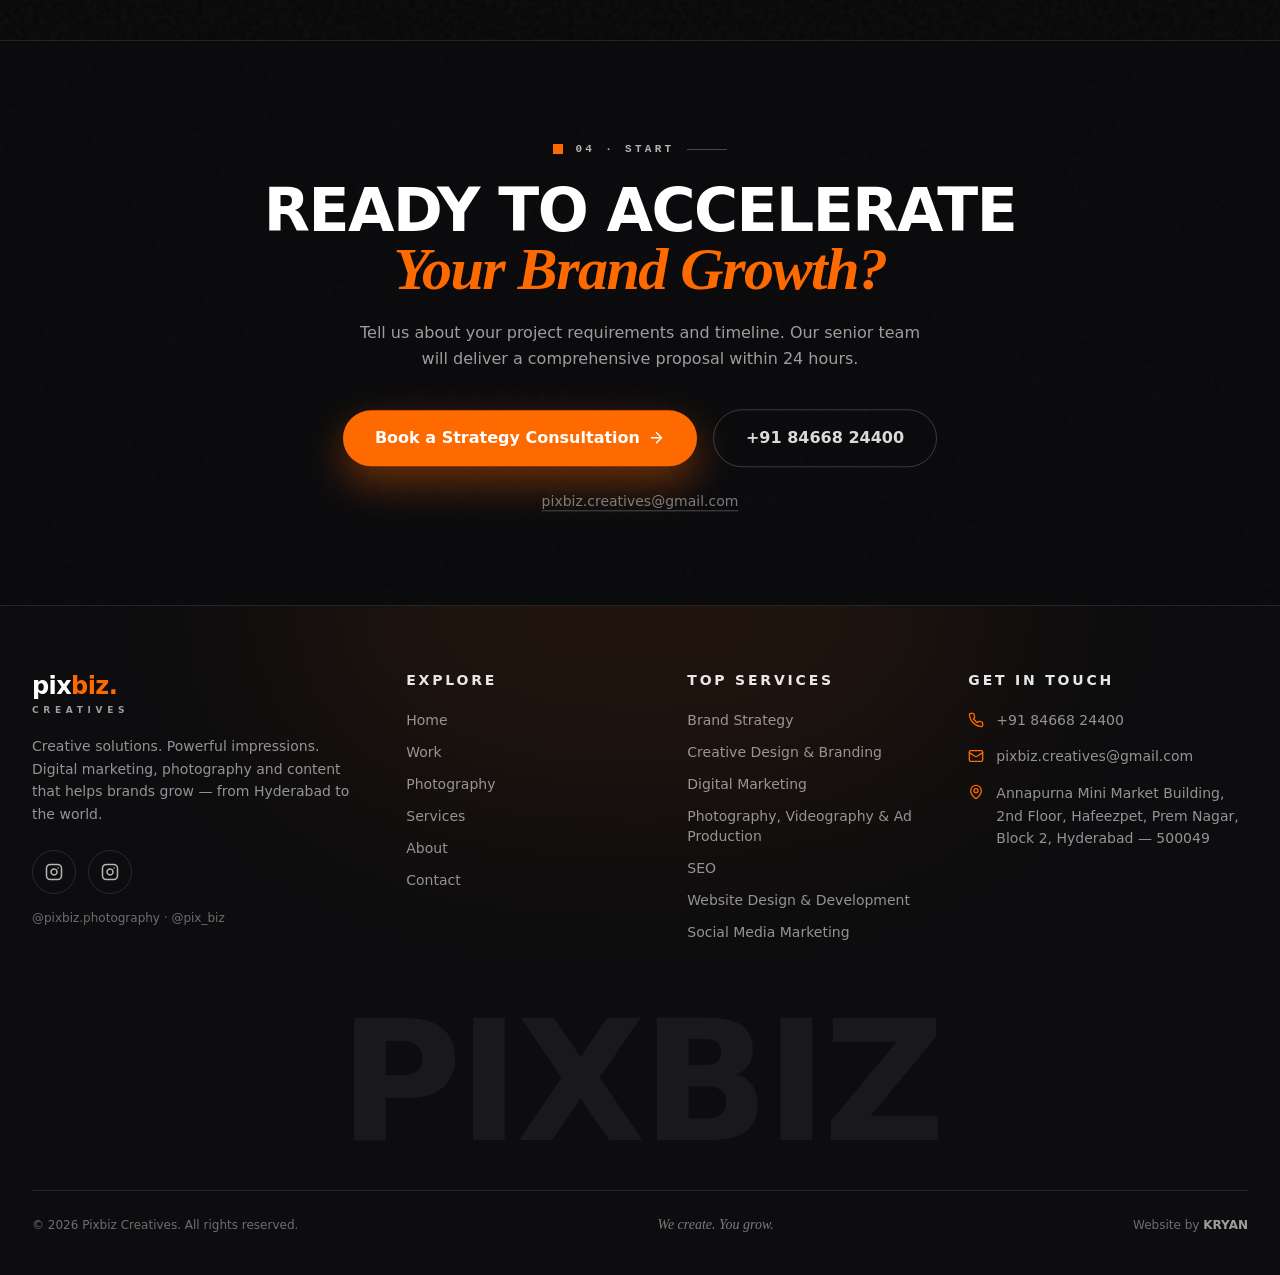
<file: services.html>
<!doctype html>
<html lang="en">
  <head>
    <!-- PIXBIZ-V5.20-ORBIT-PROCESS -->
    <meta charset="UTF-8" />
    <meta name="viewport" content="width=device-width, initial-scale=1.0" />
    <title>Services — Brand Strategy, Design, Marketing, Photo, SEO & Web | Pixbiz Creatives</title>
    <meta name="description" content="Seven core services, one in-house team: Brand Strategy, Creative Design & Branding, Digital Marketing, Photography & Ad Production, SEO, Website Design & Development, Social Media Marketing." />
    <link rel="icon" type="image/svg+xml" href="./favicon.svg" />
    <meta property="og:type" content="website" />
    <meta property="og:site_name" content="Pixbiz Creatives" />
    <meta property="og:title" content="Services — Brand Strategy, Design, Marketing, Photo, SEO & Web | Pixbiz Creatives" />
    <meta property="og:description" content="Seven core services, one in-house team: Brand Strategy, Creative Design & Branding, Digital Marketing, Photography & Ad Production, SEO, Website Design & Development, Social Media Marketing." />
    <meta property="og:image" content="./assets/img/shoot-model.jpg" />
    <meta name="twitter:card" content="summary_large_image" />
    <meta name="twitter:title" content="Services — Brand Strategy, Design, Marketing, Photo, SEO & Web | Pixbiz Creatives" />
    <meta name="twitter:description" content="Seven core services, one in-house team: Brand Strategy, Creative Design & Branding, Digital Marketing, Photography & Ad Production, SEO, Website Design & Development, Social Media Marketing." />
    <meta name="twitter:image" content="./assets/img/shoot-model.jpg" />
    <meta name="theme-color" content="#060607" />
    
    <script type="module" crossorigin src="./assets/services-BQ1hct9u.js"></script>
    <link rel="modulepreload" crossorigin href="./assets/Shell-CFTPEB36.js">
    <link rel="modulepreload" crossorigin href="./assets/arrow-right-D3F_ANvx.js">
    <link rel="modulepreload" crossorigin href="./assets/plus-Bosl6TCI.js">
    <link rel="stylesheet" crossorigin href="./assets/Shell-z09XB1RK.css">
  </head>
  <body>
    <div id="root"></div>
  </body>
</html>
</file>
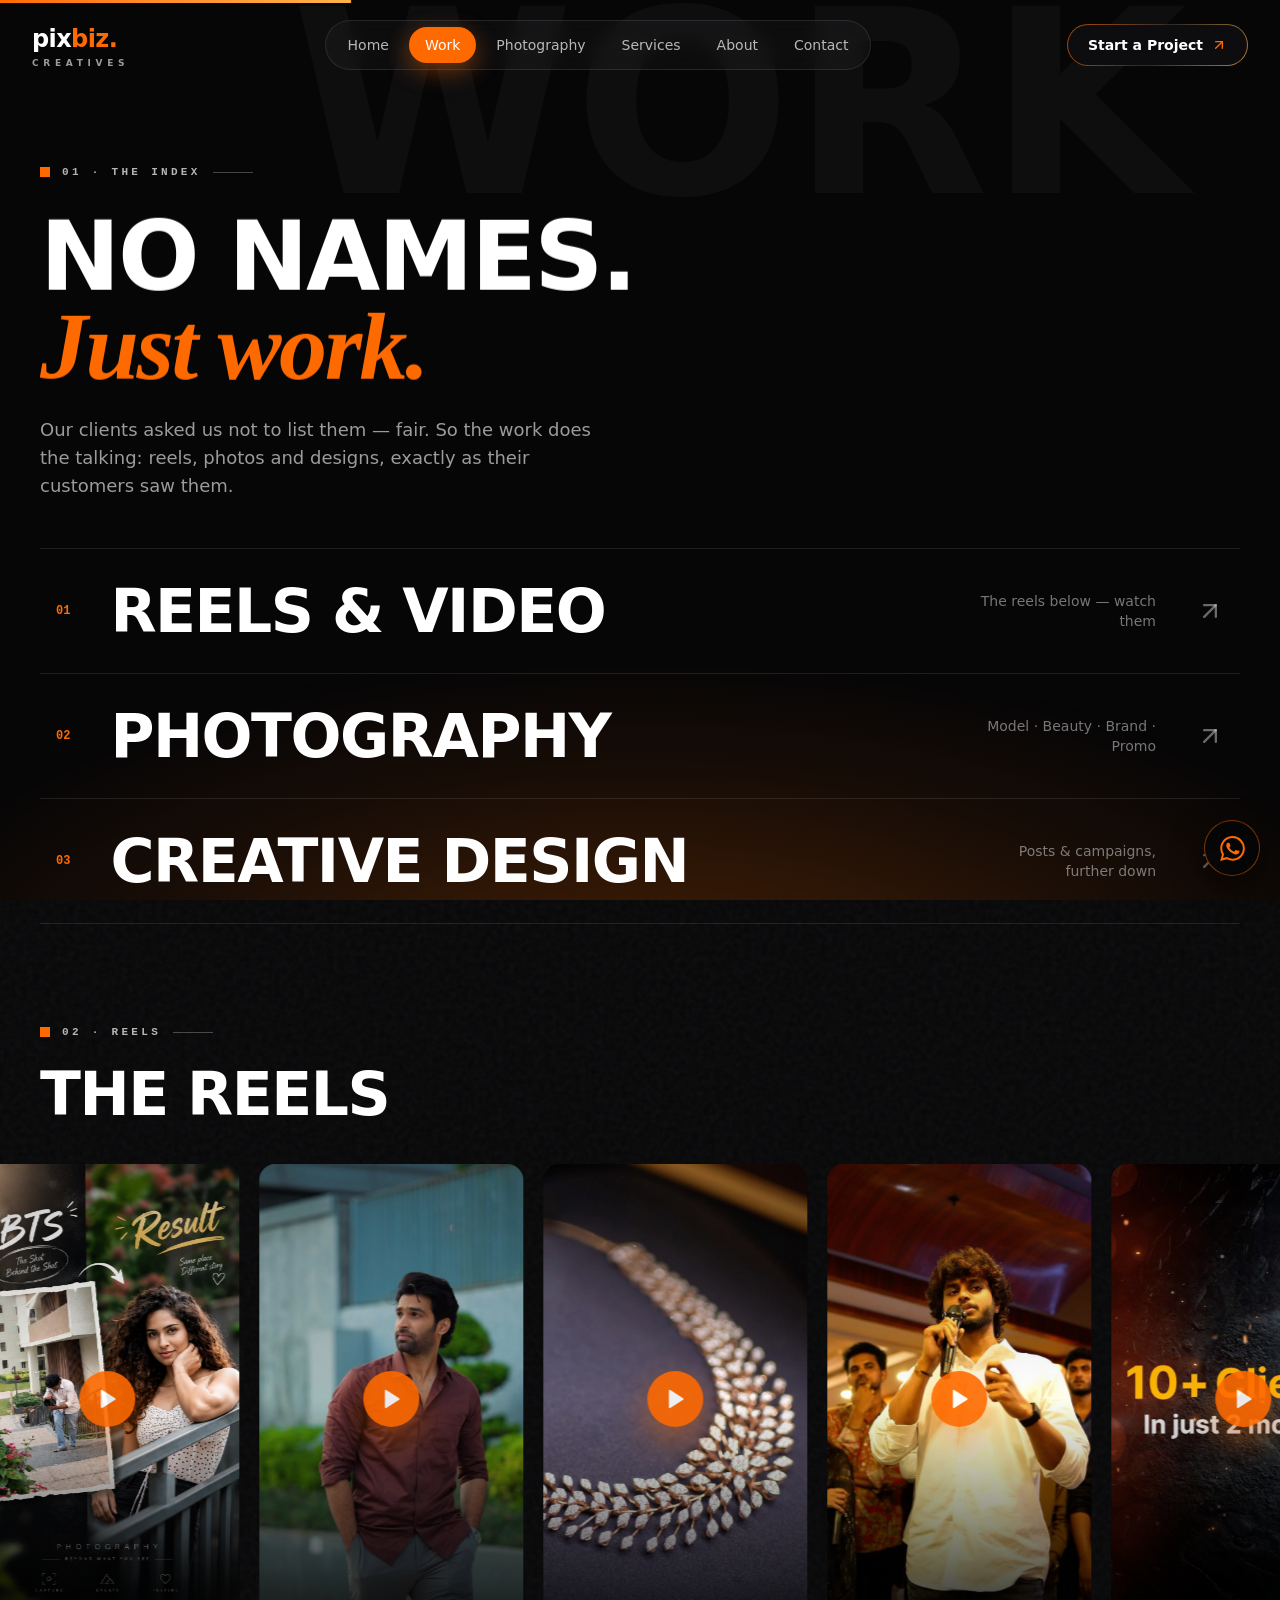
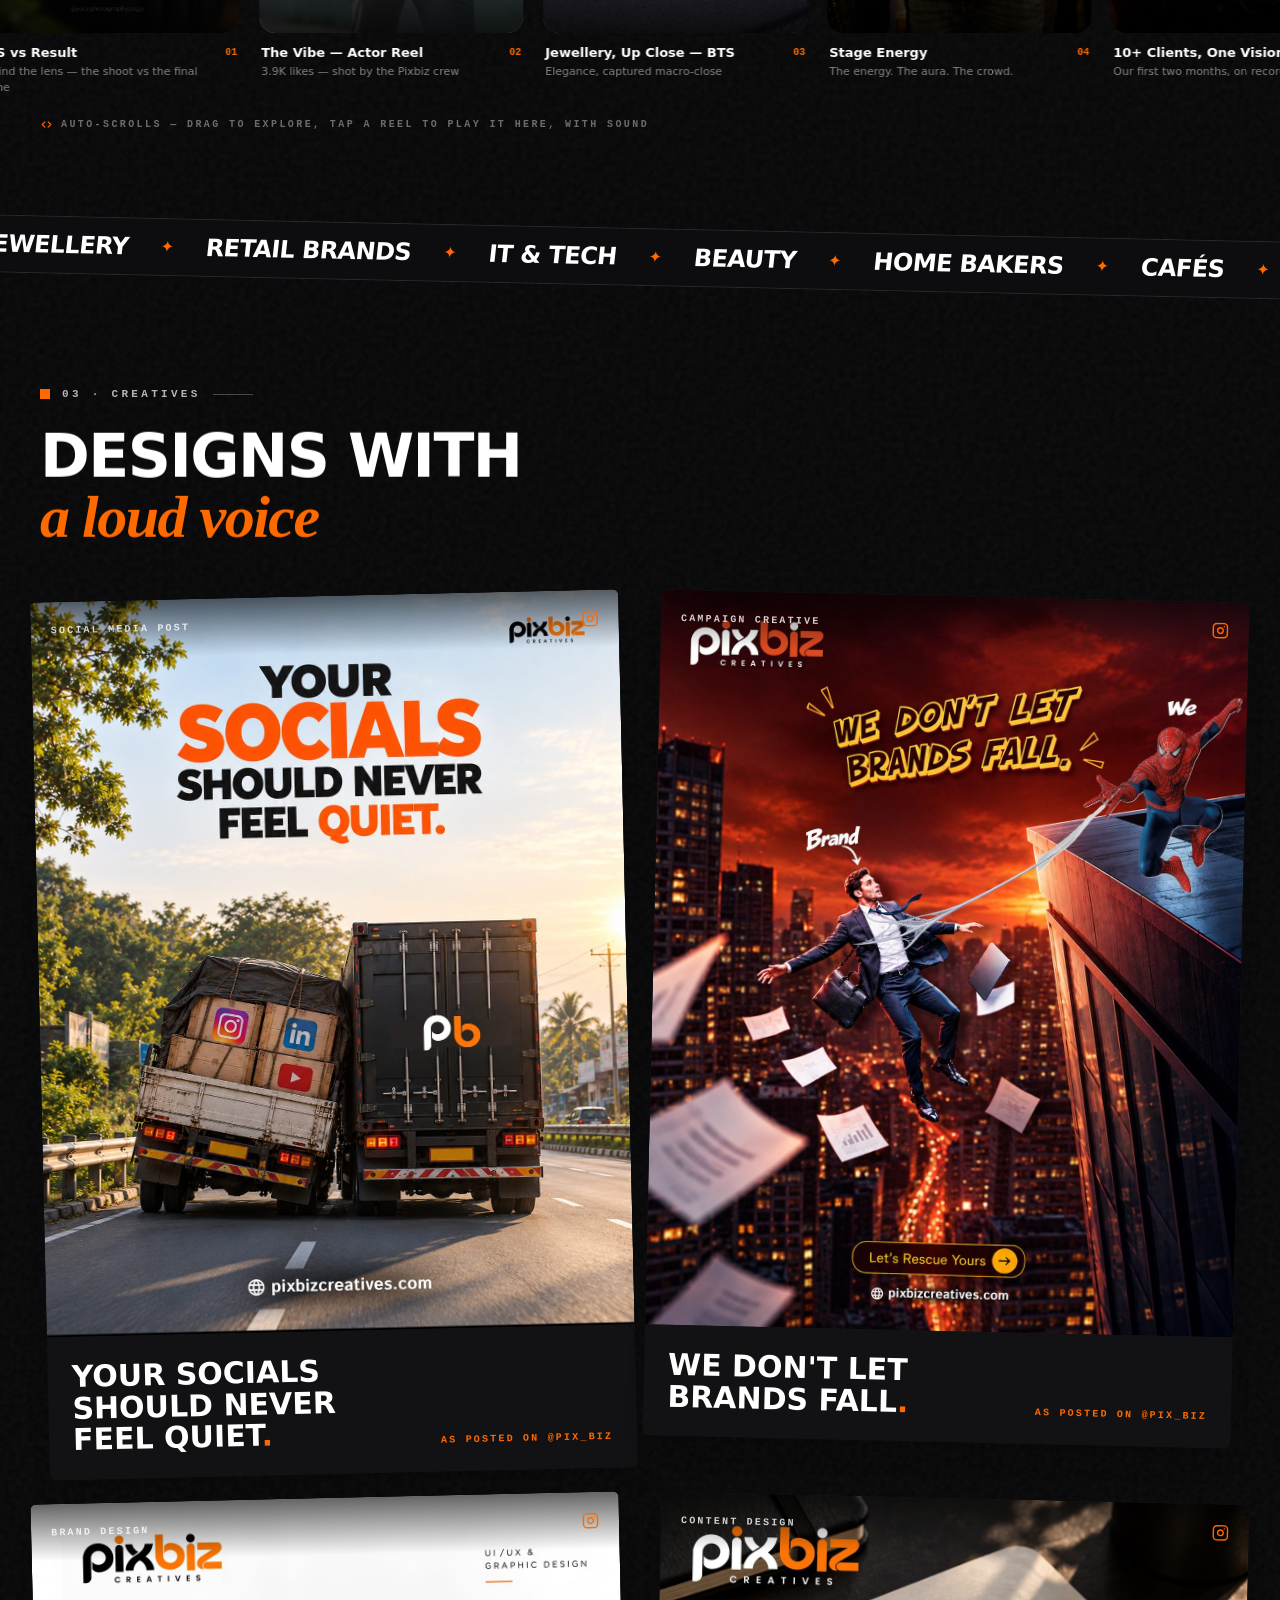
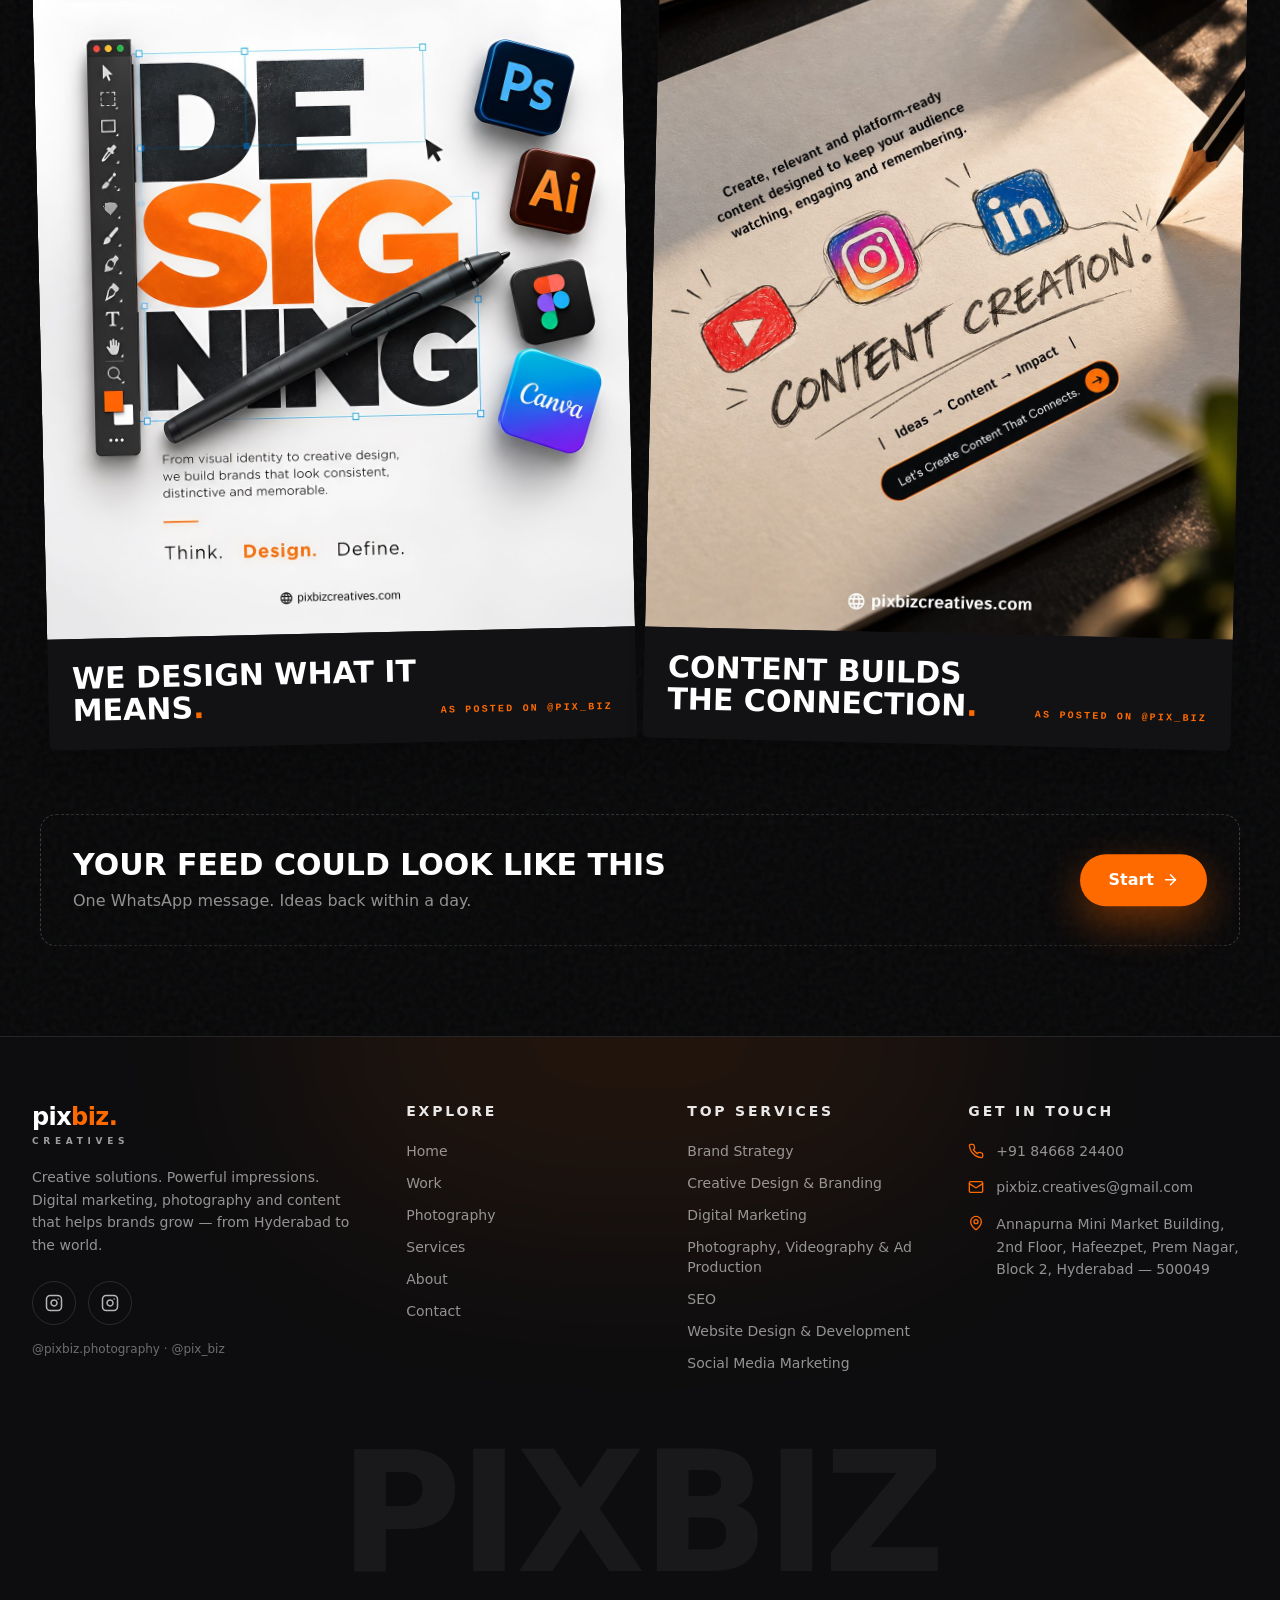
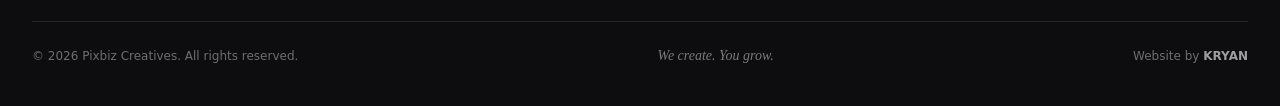
<file: work.html>
<!doctype html>
<html lang="en">
  <head>
    <!-- PIXBIZ-V5.20-ORBIT-PROCESS -->
    <meta charset="UTF-8" />
    <meta name="viewport" content="width=device-width, initial-scale=1.0" />
    <title>Our Work — Reels, Shoots & Creatives | Pixbiz Creatives</title>
    <meta name="description" content="Watch the reels, photography and creative designs that won Pixbiz Creatives 15+ clients in 3 months — jewellery, beauty, retail, cafés, restaurants and more." />
    <link rel="icon" type="image/svg+xml" href="./favicon.svg" />
    <meta property="og:type" content="website" />
    <meta property="og:site_name" content="Pixbiz Creatives" />
    <meta property="og:title" content="Our Work — Reels, Shoots & Creatives | Pixbiz Creatives" />
    <meta property="og:description" content="Watch the reels, photography and creative designs that won Pixbiz Creatives 15+ clients in 3 months — jewellery, beauty, retail, cafés, restaurants and more." />
    <meta property="og:image" content="./assets/img/shoot-model.jpg" />
    <meta name="twitter:card" content="summary_large_image" />
    <meta name="twitter:title" content="Our Work — Reels, Shoots & Creatives | Pixbiz Creatives" />
    <meta name="twitter:description" content="Watch the reels, photography and creative designs that won Pixbiz Creatives 15+ clients in 3 months — jewellery, beauty, retail, cafés, restaurants and more." />
    <meta name="twitter:image" content="./assets/img/shoot-model.jpg" />
    <meta name="theme-color" content="#060607" />
    
    <script type="module" crossorigin src="./assets/work-DMiYwhWy.js"></script>
    <link rel="modulepreload" crossorigin href="./assets/Shell-CFTPEB36.js">
    <link rel="modulepreload" crossorigin href="./assets/ReelRail-CrvJnk3e.js">
    <link rel="modulepreload" crossorigin href="./assets/arrow-right-D3F_ANvx.js">
    <link rel="stylesheet" crossorigin href="./assets/Shell-z09XB1RK.css">
  </head>
  <body>
    <div id="root"></div>
  </body>
</html>
</file>
